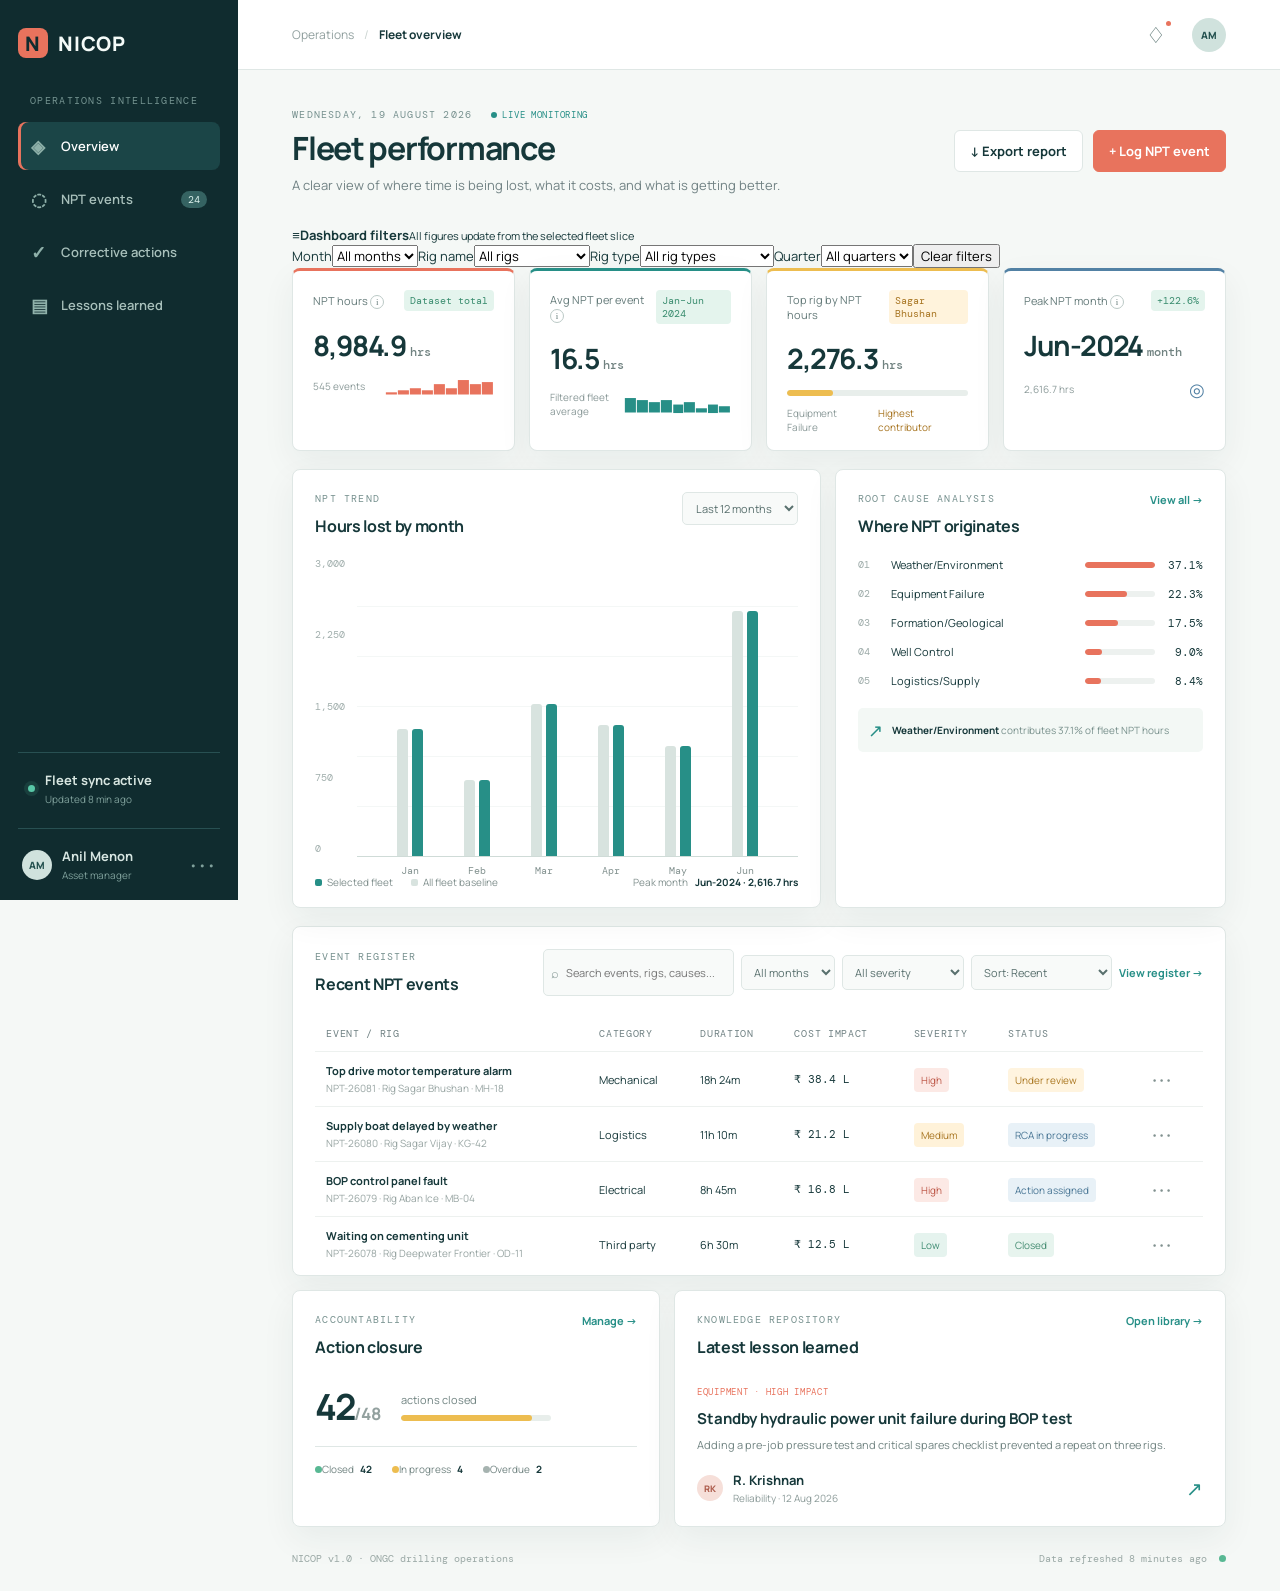
<file: index.html>
<!DOCTYPE html>
<html lang="en">
<head>
  <meta charset="UTF-8">
  <meta name="viewport" content="width=device-width, initial-scale=1.0">
  <meta name="theme-color" content="#102c2f">
  <title>NICOP | NPT Intelligence & Cost Optimization</title>
  <link rel="preconnect" href="https://fonts.googleapis.com">
  <link rel="preconnect" href="https://fonts.gstatic.com" crossorigin>
  <link href="https://fonts.googleapis.com/css2?family=DM+Mono:wght@400;500&family=Manrope:wght@400;500;600;700;800&display=swap" rel="stylesheet">
  <link rel="stylesheet" href="styles.css?v=20260819">
  <style id="standalone-fallback">body.standalone-fallback{background:#f5f8f6;color:#16383a;font:13px -apple-system,BlinkMacSystemFont,'Segoe UI',sans-serif}body.standalone-fallback *{box-sizing:border-box}body.standalone-fallback .app-shell{display:block;min-height:100vh}body.standalone-fallback .sidebar{position:relative;width:100%;height:auto;background:#102c2f;padding:14px 16px;color:#d6e5e1}body.standalone-fallback .sidebar-label,body.standalone-fallback .sidebar-bottom{display:none}body.standalone-fallback .primary-nav{display:flex;gap:5px;overflow:auto;margin-top:14px}body.standalone-fallback .nav-item{white-space:nowrap;padding:9px 10px;background:#1b4547;color:#fff;border-radius:6px;border:0}body.standalone-fallback .main-content{width:100%;margin:0}body.standalone-fallback .topbar{height:54px;padding:0 16px;background:#fff;border-bottom:1px solid #dfe7e5;display:flex;align-items:center;justify-content:space-between}body.standalone-fallback .menu-button{display:none}body.standalone-fallback .page-wrap{padding:24px 16px;max-width:1180px;margin:auto}body.standalone-fallback .page-heading{display:flex;justify-content:space-between;gap:16px;margin-bottom:18px}body.standalone-fallback h1{font-size:30px;margin:0 0 8px}body.standalone-fallback .heading-copy{color:#718284;margin:0}body.standalone-fallback .heading-actions{display:flex;gap:8px}body.standalone-fallback .button{border:1px solid #dfe7e5;border-radius:6px;padding:10px 13px;background:#fff}body.standalone-fallback .button-primary{background:#e8735d;border-color:#e8735d;color:#fff}body.standalone-fallback .metric-grid{display:grid;grid-template-columns:repeat(4,1fr);gap:12px;margin-bottom:14px}body.standalone-fallback .metric-card,body.standalone-fallback .panel{background:#fff;border:1px solid #dfe7e5;border-radius:8px;padding:18px;box-shadow:0 8px 24px #16383a12}body.standalone-fallback .metric-card{border-top:3px solid #278f87}body.standalone-fallback .metric-value{display:block;font-size:27px;margin:15px 0}body.standalone-fallback .metric-footer{display:flex;justify-content:space-between;color:#718284;font-size:10px}body.standalone-fallback .dashboard-grid,body.standalone-fallback .lower-grid{display:grid;grid-template-columns:1.15fr .85fr;gap:14px;margin-bottom:14px}body.standalone-fallback .panel-header{display:flex;justify-content:space-between;gap:12px;margin-bottom:16px}body.standalone-fallback h2{font-size:16px;margin:0}body.standalone-fallback .chart-area{height:300px;display:flex;align-items:stretch}body.standalone-fallback .bar-chart{flex:1;display:flex;align-items:flex-end;justify-content:space-around;border-bottom:1px solid #cfdad7;padding:0 4%}body.standalone-fallback .bar-group{height:100%;display:flex;align-items:flex-end;gap:4px;position:relative}.bar{width:11px;background:#278f87;border-radius:3px 3px 0 0}.bar.previous{background:#d8e3df}.bar-group label{position:absolute;top:calc(100% + 8px);font-size:10px}.cause-list{display:grid;gap:14px}.cause-row{display:grid;grid-template-columns:25px 1fr 70px 40px;gap:8px;align-items:center}.cause-bar{height:6px;background:#edf1ef}.cause-bar i{display:block;height:100%;background:#e8735d}.events-panel{margin-bottom:14px}.table-scroll{overflow:auto}.events-header{align-items:center}.table-actions{display:flex;flex-wrap:wrap;gap:7px}.search-box{border:1px solid #dfe7e5;padding:7px}.search-box input{border:0;outline:0;width:160px}.table-actions select{border:1px solid #dfe7e5;padding:8px;border-radius:5px}table{width:100%;border-collapse:collapse}th,td{text-align:left;padding:11px;border-bottom:1px solid #edf1ef;font-size:11px}th{font-size:10px;color:#718284}.lower-grid{grid-template-columns:.8fr 1.2fr}body.standalone-fallback footer{display:flex;justify-content:space-between;color:#718284;font-size:10px;padding-top:18px}@media(max-width:700px){body.standalone-fallback .page-wrap{padding:20px 12px}body.standalone-fallback .page-heading{display:block}body.standalone-fallback .heading-actions{margin-top:16px}body.standalone-fallback .heading-actions .button{flex:1}body.standalone-fallback .metric-grid,body.standalone-fallback .dashboard-grid,body.standalone-fallback .lower-grid{grid-template-columns:1fr}body.standalone-fallback .fleet-filters{display:grid;grid-template-columns:1fr;gap:9px}body.standalone-fallback .fleet-filters label{display:grid;gap:4px}body.standalone-fallback .fleet-filters select{padding:10px;border:1px solid #ceded9;border-radius:5px}body.standalone-fallback .chart-area{height:260px}body.standalone-fallback .table-scroll{overflow:visible}body.standalone-fallback table,body.standalone-fallback tbody{display:block}body.standalone-fallback thead{display:none}body.standalone-fallback tbody tr{display:block;border:1px solid #dfe7e5;border-radius:6px;padding:12px;margin-bottom:8px}body.standalone-fallback tbody td{display:block;border:0;padding:3px}body.standalone-fallback footer{display:block;line-height:1.8}}</style>
  <style id="standalone-complete">body.standalone-fallback h1,body.standalone-fallback h2,body.standalone-fallback h3,body.standalone-fallback p{font-family:-apple-system,BlinkMacSystemFont,'Segoe UI',sans-serif}body.standalone-fallback .metric-top{display:flex;align-items:flex-start;justify-content:space-between;gap:8px}body.standalone-fallback .metric-label{font-size:12px;color:#647a79}body.standalone-fallback .trend{font-size:10px;padding:4px 6px;border-radius:4px;background:#e4f4ed;color:#398c6e;white-space:nowrap}body.standalone-fallback .info{display:inline-grid;place-items:center;border:1px solid #bbc9c6;border-radius:50%;font-size:9px;width:14px;height:14px}body.standalone-fallback .metric-value small{font-size:12px;color:#718284}body.standalone-fallback .panel-kicker,body.standalone-fallback .eyebrow{font-size:10px;letter-spacing:.1em;text-transform:uppercase;color:#77918f;margin:0 0 8px}body.standalone-fallback .events-header{align-items:center}body.standalone-fallback .event-title{display:block;font-weight:700;font-size:12px}body.standalone-fallback .event-sub{display:block;color:#97a4a2;font-size:10px;margin-top:3px}body.standalone-fallback .severity,body.standalone-fallback .status{display:inline-block;padding:5px 7px;border-radius:4px;font-size:10px}body.standalone-fallback .status.closed{background:#e7f4ee;color:#438b70}body.standalone-fallback .status.review{background:#fff4df;color:#aa7721}body.standalone-fallback .status.progressing{background:#e8f1f7;color:#497695}body.standalone-fallback .action-summary{display:flex;align-items:center;gap:20px;padding:5px 0 15px}body.standalone-fallback .action-summary>strong{font-size:36px}body.standalone-fallback .action-summary>strong span{font-size:17px;color:#93a19f}body.standalone-fallback .progress{height:6px;background:#e8eeeb;border-radius:5px;overflow:hidden}body.standalone-fallback .progress span{display:block;height:100%;background:#edbd50;border-radius:5px}body.standalone-fallback .action-stats{display:flex;gap:16px;border-top:1px solid #dfe7e5;padding-top:14px;font-size:10px;color:#718284}body.standalone-fallback .lesson-tag{font-size:9px;color:#e8735d;letter-spacing:.08em}body.standalone-fallback .lesson-content h3{font-size:16px;line-height:1.35;margin:10px 0 8px}body.standalone-fallback .lesson-content>p{font-size:11px;line-height:1.6;color:#718284}body.standalone-fallback .lesson-meta{display:flex;align-items:center;gap:8px;font-size:11px}body.standalone-fallback .lesson-meta small{display:block;color:#8c9b99;font-size:10px}body.standalone-fallback .cause-foot{margin-top:18px;padding:10px;background:#f3f8f5;border-radius:5px;color:#78908c;font-size:10px}body.standalone-fallback .chart-y{display:flex;flex-direction:column;justify-content:space-between;color:#a0aeac;font-size:10px;padding-bottom:2px}body.standalone-fallback .chart-callout{margin-left:auto;font-size:10px;color:#718284}body.standalone-fallback .chart-legend{display:flex;gap:18px;align-items:center;color:#81908e;font-size:10px;margin-top:18px}body.standalone-fallback footer{border-top:1px solid #dfe7e5;margin-top:16px}body.standalone-fallback .fleet-filters{background:#eaf2ef;border:1px solid #d5e3df;border-radius:8px;padding:12px 14px;margin-bottom:18px}body.standalone-fallback .fleet-filters label{font-size:10px;color:#6e8581;text-transform:uppercase}body.standalone-fallback .filter-heading{display:flex;align-items:center;gap:8px;margin-right:auto}body.standalone-fallback .filter-heading small{display:block;color:#78908c;font-size:9px;margin-top:3px}body.standalone-fallback .clear-filter{border:0;background:none;color:#278f87;font-weight:700}@media(max-width:700px){body.standalone-fallback .metric-card{padding:16px 14px}body.standalone-fallback .metric-grid{gap:10px}body.standalone-fallback .fleet-filters{grid-template-columns:1fr}body.standalone-fallback .dashboard-grid,body.standalone-fallback .lower-grid{grid-template-columns:1fr}body.standalone-fallback .action-stats{display:grid;grid-template-columns:1fr 1fr;gap:10px}body.standalone-fallback .lesson-content h3{font-size:15px}body.standalone-fallback .table-actions{display:grid;grid-template-columns:1fr;gap:8px}body.standalone-fallback .search-box input{width:100%}}</style>
  <script>(function(){function activateFallback(){var sheet=document.querySelector('link[href^="styles.css"]');var panel=document.querySelector('.panel');try{var missing=!sheet||!sheet.sheet||!sheet.sheet.cssRules||!sheet.sheet.cssRules.length;var unstyled=panel&&getComputedStyle(panel).borderRadius==='0px';if(missing||unstyled){document.body.classList.add('standalone-fallback')}}catch(error){document.body.classList.add('standalone-fallback')}}window.addEventListener('load',activateFallback);setTimeout(activateFallback,250)})();</script>
  <style>.modal-backdrop[hidden]{display:none!important}.chart-area{height:300px}@media(max-width:430px){html,body{width:100%;min-height:100%;overflow-x:hidden;overflow-y:auto}body{overscroll-behavior-y:auto}.app-shell,.main-content,.page-wrap{min-height:0;height:auto}.main-content{overflow:visible}.sidebar{position:fixed}.topbar{position:relative}.panel,.metric-card,.fleet-filters,.page-heading,.lower-grid,.dashboard-grid,.events-panel{flex:none;min-width:0}.metric-grid{grid-template-columns:1fr!important;width:100%}.dashboard-grid,.lower-grid{grid-template-columns:1fr!important;width:100%}.table-scroll{overflow:visible!important;max-width:none!important}.table-scroll table{display:block;min-width:0!important;width:100%!important;overflow:visible}.table-scroll thead{display:none}.table-scroll tbody{display:grid;gap:9px}.table-scroll tbody tr{display:grid;grid-template-columns:1fr auto;gap:3px 10px;border:1px solid #dfe7e5;border-radius:6px;padding:12px 10px;background:#fbfdfc}.table-scroll tbody td{display:block;border:0;padding:0;font-size:10px;white-space:normal}.table-scroll tbody td:first-child{grid-column:1/-1}.table-scroll tbody td:nth-child(2)::before{content:'Category · ';color:#8b9a99}.table-scroll tbody td:nth-child(3)::before{content:'Duration · ';color:#8b9a99}.table-scroll tbody td:nth-child(4)::before{content:'Cost · ';color:#8b9a99}.table-scroll tbody td:nth-child(5)::before{content:'Severity · ';color:#8b9a99}.table-scroll tbody td:nth-child(6)::before{content:'Status · ';color:#8b9a99}.table-scroll tbody td:nth-child(7){position:absolute;right:20px;margin-top:-4px}.event-title{font-size:12px;max-width:275px;white-space:normal;line-height:1.35}.event-sub{font-size:9px;line-height:1.4}.chart-area{height:260px;overflow:visible}.modal-backdrop{align-items:start;overflow-y:auto;padding:12px}.modal{width:100%;max-height:calc(100dvh - 24px);overflow-y:auto;margin:0}.app-shell{display:block}.main-content{width:100%;margin-left:0}}</style>
</head>
<body>
  <div class="app-shell">
    <aside class="sidebar" id="sidebar">
      <div class="brand"><span class="brand-mark">N</span><span>NICOP</span></div>
      <p class="sidebar-label">Operations intelligence</p>
      <nav class="primary-nav" aria-label="Primary navigation">
        <button class="nav-item active" data-view="overview"><span class="nav-icon">◈</span>Overview</button>
        <button class="nav-item" data-view="events"><span class="nav-icon">◌</span>NPT events <span class="nav-count">24</span></button>
        <button class="nav-item" data-view="actions"><span class="nav-icon">✓</span>Corrective actions</button>
        <button class="nav-item" data-view="lessons"><span class="nav-icon">▤</span>Lessons learned</button>
      </nav>
      <div class="sidebar-bottom">
        <div class="sync-status"><span class="status-dot"></span><span><strong>Fleet sync active</strong><small>Updated 8 min ago</small></span></div>
        <div class="user-chip"><span class="avatar">AM</span><span><strong>Anil Menon</strong><small>Asset manager</small></span><span class="more">•••</span></div>
      </div>
    </aside>

    <main class="main-content">
      <header class="topbar">
        <button class="menu-button" id="menuButton" aria-label="Toggle navigation">☰</button>
        <div class="breadcrumb"><span>Operations</span><b>/</b><strong>Fleet overview</strong></div>
        <div class="top-actions"><button class="icon-button" title="Notifications" aria-label="Notifications">♢<i></i></button><button class="avatar avatar-top" title="Account">AM</button></div>
      </header>

      <div class="page-wrap">
        <section class="page-heading">
          <div><p class="eyebrow">Wednesday, 19 August 2026 <span class="live-pill"><span></span>LIVE MONITORING</span></p><h1>Fleet performance</h1><p class="heading-copy">A clear view of where time is being lost, what it costs, and what is getting better.</p></div>
          <div class="heading-actions"><button class="button button-quiet" id="exportButton">↓ <span>Export report</span></button><button class="button button-primary" id="openModal">+ <span>Log NPT event</span></button></div>
        </section>

        <section class="fleet-filters" aria-label="Fleet dashboard filters"><div class="filter-heading"><span class="filter-icon">≡</span><span><strong>Dashboard filters</strong><small>All figures update from the selected fleet slice</small></span></div><label>Month<select id="dashboardMonth"><option value="all">All months</option><option>Jan-2024</option><option>Feb-2024</option><option>Mar-2024</option><option>Apr-2024</option><option>May-2024</option><option>Jun-2024</option></select></label><label>Rig name<select id="dashboardRig"><option value="all">All rigs</option><option>Sagar Bhushan</option><option>Sagar Prabha</option><option>Sagar Kiran</option><option>Sagar Ekta</option><option>Sagar Sampada</option><option>Sagar Vijay</option></select></label><label>Rig type<select id="dashboardRigType"><option value="all">All rig types</option><option>Semi-Submersible</option><option>Jack-Up</option><option>Drill Ship</option></select></label><label>Quarter<select id="dashboardQuarter"><option value="all">All quarters</option><option value="Q1">Q1 2024</option><option value="Q2">Q2 2024</option></select></label><button class="clear-filter" id="clearDashboardFilters" type="button">Clear filters</button></section>

        <section class="metric-grid" aria-label="Performance metrics">
          <article class="metric-card accent-coral"><div class="metric-top"><span class="metric-label">NPT hours <span class="info">i</span></span><span class="trend up" id="hoursTrend">Dataset total</span></div><strong class="metric-value" id="hoursValue">8,984.9 <small>hrs</small></strong><div class="metric-footer"><span id="eventsValue">545 events</span><span class="sparkline coral">▁▂▃▂▅▃▇▅▆</span></div></article>
          <article class="metric-card accent-teal"><div class="metric-top"><span class="metric-label">Avg NPT per event <span class="info">i</span></span><span class="trend up">Jan–Jun 2024</span></div><strong class="metric-value" id="averageValue">16.5 <small>hrs</small></strong><div class="metric-footer"><span>Filtered fleet average</span><span class="sparkline teal">▇▆▅▆▄▅▂▄▃</span></div></article>
          <article class="metric-card accent-yellow"><div class="metric-top"><span class="metric-label">Top rig by NPT hours</span><span class="trend warning" id="topRigValue">Sagar Bhushan</span></div><strong class="metric-value" id="topRigHours">2,276.3 <small>hrs</small></strong><div class="progress"><span id="topRigProgress" style="width:25.3%"></span></div><div class="metric-footer"><span id="topRigCause">Equipment Failure</span><span class="metric-note">Highest contributor</span></div></article>
          <article class="metric-card accent-blue"><div class="metric-top"><span class="metric-label">Peak NPT month <span class="info">i</span></span><span class="trend up" id="peakMonthChange">+122.6%</span></div><strong class="metric-value" id="peakMonthValue">Jun-2024 <small>month</small></strong><div class="metric-footer"><span id="peakMonthHours">2,616.7 hrs</span><span class="target-mark">◎</span></div></article>
        </section>

        <section class="dashboard-grid">
          <article class="panel trend-panel"><div class="panel-header"><div><p class="panel-kicker">NPT trend</p><h2>Hours lost by month</h2></div><div class="select-wrap"><select id="trendSelect" aria-label="Trend period"><option>Last 12 months</option><option>Last 6 months</option></select></div></div><div class="chart-area"><div class="chart-y"><span id="chartMax">3,000</span><span>2,250</span><span>1,500</span><span>750</span><span>0</span></div><div class="bar-chart" id="barChart"></div></div><div class="chart-legend"><span><i class="legend-dot current"></i>Selected fleet</span><span><i class="legend-dot previous"></i>All fleet baseline</span><span class="chart-callout">Peak month <strong id="chartCallout">Jun-2024 · 2,616.7 hrs</strong></span></div></article>
          <article class="panel cause-panel"><div class="panel-header"><div><p class="panel-kicker">Root cause analysis</p><h2>Where NPT originates</h2></div><button class="text-button" data-view="events">View all →</button></div><div class="cause-list"><div class="cause-row"><span class="cause-rank">01</span><span class="cause-name">Weather/Environment</span><span class="cause-bar"><i style="width:100%"></i></span><strong>37.1%</strong></div><div class="cause-row"><span class="cause-rank">02</span><span class="cause-name">Equipment Failure</span><span class="cause-bar"><i style="width:60%"></i></span><strong>22.3%</strong></div><div class="cause-row"><span class="cause-rank">03</span><span class="cause-name">Formation/Geological</span><span class="cause-bar"><i style="width:47%"></i></span><strong>17.5%</strong></div><div class="cause-row"><span class="cause-rank">04</span><span class="cause-name">Well Control</span><span class="cause-bar"><i style="width:24%"></i></span><strong>9.0%</strong></div><div class="cause-row"><span class="cause-rank">05</span><span class="cause-name">Logistics/Supply</span><span class="cause-bar"><i style="width:23%"></i></span><strong>8.4%</strong></div></div><div class="cause-foot"><span class="signal">↗</span><span><strong>Weather/Environment</strong> contributes 37.1% of fleet NPT hours</span></div></article>
        </section>

        <section class="panel events-panel" id="eventsSection"><div class="panel-header events-header"><div><p class="panel-kicker">Event register</p><h2>Recent NPT events</h2></div><div class="table-actions"><label class="search-box">⌕<input id="eventSearch" type="search" placeholder="Search events, rigs, causes..." aria-label="Search events"></label><select id="monthFilter" aria-label="Filter by month"><option value="all">All months</option><option>January</option><option>February</option><option>March</option><option>April</option><option>May</option><option>June</option><option>July</option><option>August</option><option>September</option><option>October</option><option>November</option><option>December</option></select><select id="severityFilter" aria-label="Filter by severity"><option value="all">All severity</option><option value="high">High severity</option><option value="medium">Medium severity</option><option value="low">Low severity</option></select><select id="sortSelect" aria-label="Sort event data"><option value="recent">Sort: Recent</option><option value="rigName">Sort: Rig name</option><option value="rigType">Sort: Rig type</option><option value="month">Sort: Month of year</option><option value="quarter">Sort: Quarter of year</option></select><button class="text-button" data-view="events">View register →</button></div></div><div class="table-scroll"><table><thead><tr><th>Event / rig</th><th>Category</th><th>Duration</th><th>Cost impact</th><th>Severity</th><th>Status</th><th></th></tr></thead><tbody id="eventRows"></tbody></table></div></section>

        <section class="lower-grid"><article class="panel action-panel"><div class="panel-header"><div><p class="panel-kicker">Accountability</p><h2>Action closure</h2></div><button class="text-button" data-view="actions">Manage →</button></div><div class="action-summary"><strong>42<span>/48</span></strong><div><p>actions closed</p><div class="progress large"><span style="width:87.3%"></span></div></div></div><div class="action-stats"><span><i class="status-dot green"></i>Closed <b>42</b></span><span><i class="status-dot amber"></i>In progress <b>4</b></span><span><i class="status-dot gray"></i>Overdue <b>2</b></span></div></article><article class="panel lesson-panel"><div class="panel-header"><div><p class="panel-kicker">Knowledge repository</p><h2>Latest lesson learned</h2></div><button class="text-button" data-view="lessons">Open library →</button></div><div class="lesson-content"><span class="lesson-tag">EQUIPMENT · HIGH IMPACT</span><h3>Standby hydraulic power unit failure during BOP test</h3><p>Adding a pre-job pressure test and critical spares checklist prevented a repeat on three rigs.</p><div class="lesson-meta"><span class="avatar small">RK</span><span><strong>R. Krishnan</strong><small>Reliability · 12 Aug 2026</small></span><span class="lesson-arrow">↗</span></div></div></article></section>
        <footer><span>NICOP v1.0 · ONGC drilling operations</span><span>Data refreshed 8 minutes ago <i class="status-dot green"></i></span></footer>
      </div>
    </main>
  </div>

  <div class="modal-backdrop" id="eventModal" hidden><section class="modal" role="dialog" aria-modal="true" aria-labelledby="modalTitle"><div class="modal-header"><div><p class="panel-kicker">New record</p><h2 id="modalTitle">Log NPT event</h2></div><button class="close-button" id="closeModal" aria-label="Close">×</button></div><form id="eventForm"><div class="form-grid"><label>Rig<select name="rig" required><option value="Rig Sagar Bhushan">Rig Sagar Bhushan</option><option value="Rig Sagar Vijay">Rig Sagar Vijay</option><option value="Rig Aban Ice">Rig Aban Ice</option><option value="Rig Deepwater Frontier">Rig Deepwater Frontier</option></select></label><label>Well / field<input name="well" placeholder="e.g. MH-24 / Mumbai High" required></label><label>Category<select name="category" required><option>Mechanical</option><option>Electrical</option><option>Weather</option><option>Logistics</option><option>Human error</option><option>Planning</option><option>Third party</option><option>Well conditions</option></select></label><label>Severity<select name="severity"><option>High</option><option selected>Medium</option><option>Low</option></select></label><label>Start time<input name="start" type="datetime-local" required></label><label>End time<input name="end" type="datetime-local" required></label><label>Rig daily rate (₹)<input name="dailyRate" type="number" min="0" value="1800000" required></label><label>Equipment + vendor cost (₹)<input name="extraCost" type="number" min="0" value="0" required></label></div><label>Description<textarea name="description" rows="3" placeholder="What happened? Capture the operational context..." required></textarea><div class="calculation"><span>Calculated NPT impact</span><strong id="calculatedImpact">Set times to calculate</strong><small>Rig daily rate × duration + equipment and vendor costs</small></div><div class="modal-footer"><button type="button" class="button button-quiet" id="cancelModal">Cancel</button><button type="submit" class="button button-primary">Save event</button></div></form></section></div>
  <div class="toast" id="toast" role="status">Event saved to the register</div>
  <script src="app.js"></script>
</body>
</html>
</file>
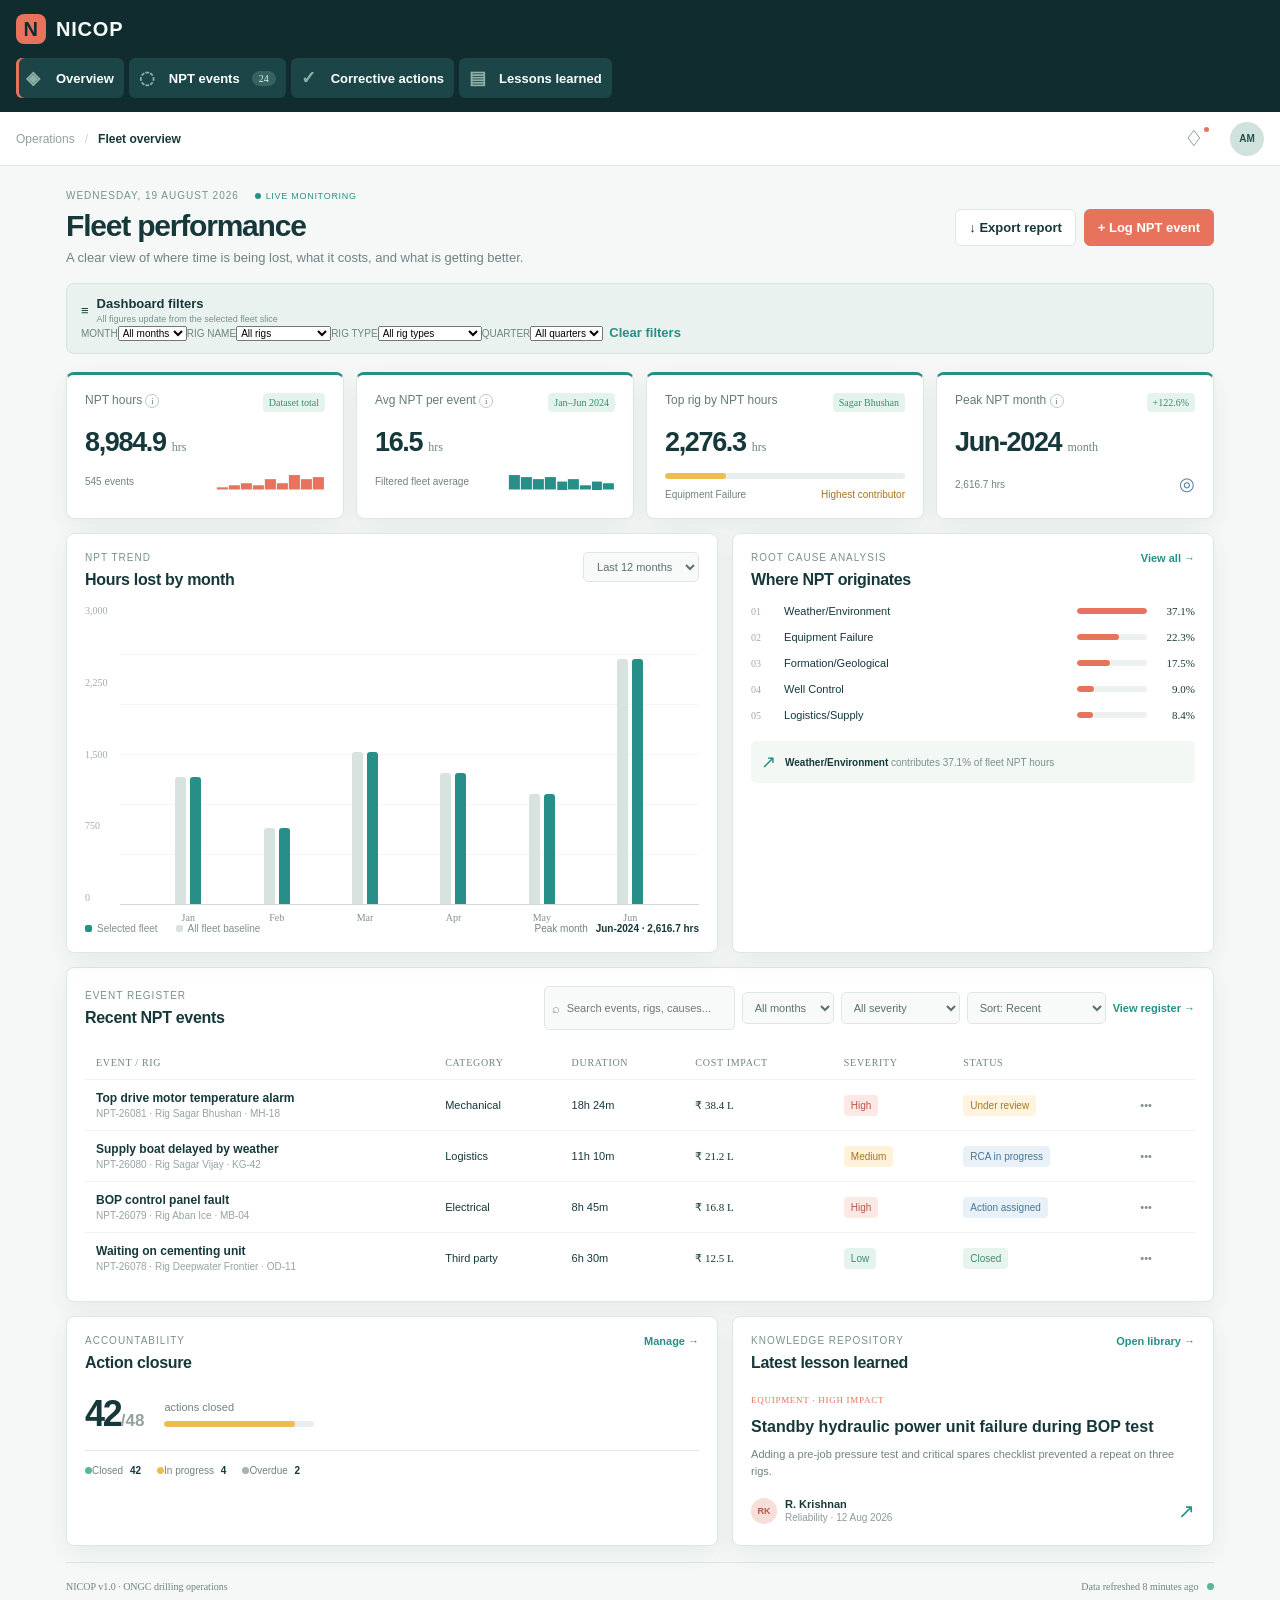
<file: NICOP-Safari.html>
<!DOCTYPE html>
<html lang="en">
<head>
  <meta charset="UTF-8">
  <meta name="viewport" content="width=device-width, initial-scale=1.0">
  <meta name="theme-color" content="#102c2f">
  <title>NICOP | NPT Intelligence & Cost Optimization</title>
  <style>:root{--ink:#16383a;--muted:#718284;--line:#dfe7e5;--paper:#f5f8f6;--white:#fff;--coral:#e8735d;--teal:#278f87;--yellow:#edbd50;--blue:#5281a4;--shadow:0 12px 34px rgba(22,56,58,.06)}*{box-sizing:border-box}body{margin:0;background:var(--paper);color:var(--ink);font:13px 'Manrope',sans-serif}button,input,select,textarea{font:inherit}button{cursor:pointer}.app-shell{display:flex;min-height:100vh}.sidebar{width:238px;background:#102c2f;color:#d6e5e1;padding:28px 18px 18px;display:flex;flex-direction:column;position:fixed;inset:0 auto 0 0;z-index:5}.brand{font-size:20px;font-weight:800;letter-spacing:.04em;display:flex;align-items:center;gap:10px;color:#f4fbf8}.brand-mark{display:grid;place-items:center;width:30px;height:30px;background:#e8735d;color:#102c2f;border-radius:8px;font-weight:800}.sidebar-label{font:10px 'DM Mono',monospace;text-transform:uppercase;letter-spacing:.13em;color:#759491;margin:36px 12px 15px}.primary-nav{display:grid;gap:5px}.nav-item{border:0;background:none;color:#a8c0bb;text-align:left;padding:12px 13px;border-radius:8px;display:flex;align-items:center;gap:12px;font-weight:600}.nav-item:hover,.nav-item.active{background:#1b4547;color:#fff}.nav-item.active{box-shadow:inset 3px 0 var(--coral)}.nav-icon{width:18px;font-size:18px;color:#8eb0a9}.nav-count{margin-left:auto;background:#356362;color:#d9eeea;border-radius:12px;padding:2px 7px;font:10px 'DM Mono'}.sidebar-bottom{margin-top:auto}.sync-status{display:flex;gap:10px;align-items:center;border-top:1px solid #285052;padding:18px 10px 22px;color:#d8e6e1}.sync-status small,.user-chip small{display:block;color:#7fa09b;font-size:10px;margin-top:3px}.status-dot{width:7px;height:7px;border-radius:50%;background:#58c7a7;display:inline-block;box-shadow:0 0 0 4px rgba(88,199,167,.12)}.user-chip{border-top:1px solid #285052;padding:18px 4px 0;display:flex;align-items:center;gap:10px}.avatar{width:30px;height:30px;border-radius:50%;display:grid;place-items:center;background:#d0e2dd;color:#24514f;font-size:10px;font-weight:800}.more{margin-left:auto;color:#80a19c}.main-content{width:calc(100% - 238px);margin-left:238px}.topbar{height:70px;background:#fff;border-bottom:1px solid var(--line);display:flex;align-items:center;padding:0 5.2%;justify-content:space-between}.breadcrumb{display:flex;gap:10px;color:#91a09f;font-size:12px}.breadcrumb b{font-weight:400;color:#cad3d0}.breadcrumb strong{color:var(--ink)}.top-actions{display:flex;align-items:center;gap:20px}.icon-button,.menu-button{border:0;background:none;color:#55706e;font-size:22px;position:relative}.icon-button i{position:absolute;background:var(--coral);width:5px;height:5px;border-radius:50%;top:2px;right:1px}.avatar-top{border:0;width:34px;height:34px}.menu-button{display:none}.page-wrap{max-width:1440px;margin:auto;padding:38px 5.2% 22px}.page-heading{display:flex;justify-content:space-between;gap:20px;margin-bottom:32px}.eyebrow,.panel-kicker{font:10px 'DM Mono',monospace;letter-spacing:.12em;text-transform:uppercase;color:#77918f;margin:0 0 10px}.live-pill{font-size:9px;letter-spacing:.08em;color:var(--teal);margin-left:12px}.live-pill span{display:inline-block;width:6px;height:6px;border-radius:50%;background:var(--teal);margin-right:5px}h1,h2,h3,p{margin-top:0}h1{font-size:32px;line-height:1.1;letter-spacing:-.04em;margin-bottom:10px}h2{font-size:16px;letter-spacing:-.02em;margin:0}.heading-copy{color:var(--muted);margin:0}.heading-actions{display:flex;align-items:center;gap:10px}.button{border:1px solid var(--line);border-radius:6px;padding:11px 15px;font-weight:700;color:var(--ink);background:#fff}.button-primary{background:var(--coral);border-color:var(--coral);color:#fff}.button-primary:hover{background:#d85f4b}.button-quiet:hover{background:#edf3f1}.metric-grid{display:grid;grid-template-columns:repeat(4,1fr);gap:14px;margin-bottom:18px}.metric-card,.panel{background:var(--white);border:1px solid var(--line);border-radius:8px;box-shadow:var(--shadow)}.metric-card{padding:19px 20px 16px;border-top:3px solid}.accent-coral{border-top-color:var(--coral)}.accent-teal{border-top-color:var(--teal)}.accent-yellow{border-top-color:var(--yellow)}.accent-blue{border-top-color:var(--blue)}.metric-top,.metric-footer,.panel-header,.chart-legend,.action-stats,.lesson-meta{display:flex;align-items:center;justify-content:space-between;gap:10px}.metric-label{font-size:11px;color:#647a79}.info{display:inline-grid;place-items:center;border:1px solid #bbc9c6;border-radius:50%;font:9px serif;width:14px;height:14px}.trend{font:10px 'DM Mono';padding:4px 6px;border-radius:4px}.trend.up{background:#e4f4ed;color:#398c6e}.trend.warning{background:#fff3dc;color:#a77420}.metric-value{display:block;font-size:28px;letter-spacing:-.05em;margin:15px 0 13px}.metric-value small{font:500 12px 'DM Mono';letter-spacing:0;color:#708280}.metric-footer{font-size:10px;color:#8b9a99}.sparkline{font:14px 'DM Mono';letter-spacing:1px}.sparkline.coral{color:var(--coral)}.sparkline.teal{color:var(--teal)}.progress{height:6px;border-radius:5px;background:#e8eeeb;margin:12px 0 10px;overflow:hidden}.progress span{display:block;height:100%;background:var(--yellow);border-radius:5px}.metric-note{color:#a77420}.target-mark{font-size:18px;color:var(--blue)}.dashboard-grid{display:grid;grid-template-columns:1.15fr .85fr;gap:14px;margin-bottom:18px}.panel{padding:22px 22px 18px}.panel-header{align-items:flex-start;margin-bottom:20px}.select-wrap select,.table-actions select{background:#f8faf9;border:1px solid var(--line);border-radius:5px;padding:7px 9px;color:#59706e;font-size:11px}.chart-area{height:205px;display:flex;gap:12px}.chart-y{display:flex;flex-direction:column;justify-content:space-between;color:#a0aeac;font:10px 'DM Mono';padding-bottom:2px}.bar-chart{flex:1;display:flex;align-items:flex-end;justify-content:space-around;border-bottom:1px solid #cfdbd7;background:repeating-linear-gradient(to bottom,transparent 0,transparent 49px,#e9efed 50px);padding:0 4%}.bar-group{height:100%;display:flex;align-items:flex-end;gap:4px;position:relative}.bar{width:10px;border-radius:3px 3px 0 0;background:var(--teal);min-height:3px}.bar.previous{background:#d8e3df}.bar-group label{position:absolute;top:calc(100% + 10px);left:50%;transform:translateX(-50%);color:#82918f;font:10px 'DM Mono'}.chart-legend{justify-content:flex-start;gap:18px;font-size:10px;color:#81908e;margin-top:18px}.legend-dot{width:7px;height:7px;display:inline-block;border-radius:2px;margin-right:5px}.legend-dot.current{background:var(--teal)}.legend-dot.previous{background:#d8e3df}.chart-callout{margin-left:auto}.chart-callout strong{color:var(--ink);margin-left:5px}.text-button{border:0;background:none;color:var(--teal);font-size:11px;font-weight:700;padding:0}.cause-list{display:grid;gap:16px;margin:10px 0 20px}.cause-row{display:grid;grid-template-columns:24px 1.15fr 1fr 30px;align-items:center;gap:9px;font-size:11px}.cause-rank{font:10px 'DM Mono';color:#9caaa8}.cause-name{white-space:nowrap}.cause-bar{height:6px;border-radius:5px;background:#edf1ef;overflow:hidden}.cause-bar i{height:100%;background:var(--coral);display:block;border-radius:5px}.cause-row strong{font:11px 'DM Mono';text-align:right}.cause-foot{display:flex;gap:9px;align-items:center;background:#f3f8f5;padding:10px;border-radius:5px;color:#78908c;font-size:10px}.cause-foot strong{color:var(--ink)}.signal{color:var(--teal);font-size:18px}.events-panel{padding-bottom:4px;margin-bottom:18px}.events-header{align-items:center}.table-actions{display:flex;gap:8px;align-items:center}.search-box{display:flex;align-items:center;gap:7px;background:#f8faf9;border:1px solid var(--line);border-radius:5px;padding:0 9px;color:#7d918e}.search-box input{border:0;outline:0;background:none;width:180px;padding:8px 0;font-size:11px}.table-scroll{overflow-x:auto}table{width:100%;border-collapse:collapse;min-width:760px}th{text-align:left;padding:10px 12px;color:#94a19f;font:10px 'DM Mono';text-transform:uppercase;letter-spacing:.07em;border-bottom:1px solid var(--line)}td{padding:14px 12px;border-bottom:1px solid #edf1ef;font-size:11px;white-space:nowrap}tbody tr:last-child td{border-bottom:0}.event-title{font-weight:700;color:var(--ink);display:block}.event-sub{display:block;color:#97a4a2;font-size:10px;margin-top:3px}.cost{font-family:'DM Mono';font-size:11px}.severity,.status{font-size:10px;padding:5px 7px;border-radius:4px}.severity.high{background:#fce9e5;color:#bd5646}.severity.medium{background:#fff2d9;color:#a87521}.severity.low{background:#e5f3ee;color:#3d8b71}.status.review{color:#aa7721;background:#fff4df}.status.progressing{color:#497695;background:#e8f1f7}.status.closed{color:#438b70;background:#e7f4ee}.row-menu{color:#81918f;border:0;background:none}.lower-grid{display:grid;grid-template-columns:.8fr 1.2fr;gap:14px}.action-summary{display:flex;align-items:center;gap:20px;padding:4px 0 15px}.action-summary>strong{font-size:36px;letter-spacing:-.06em}.action-summary>strong span{font-size:17px;color:#93a19f;letter-spacing:0}.action-summary p{font-size:11px;margin:0 0 8px;color:#718482}.progress.large{width:150px;margin:0}.action-stats{justify-content:flex-start;gap:20px;border-top:1px solid var(--line);padding-top:15px;font-size:10px;color:#708380}.action-stats b{color:var(--ink);margin-left:4px}.status-dot.green{background:#58b893;box-shadow:none}.status-dot.amber{background:#edbd50;box-shadow:none}.status-dot.gray{background:#a6b3b0;box-shadow:none}.lesson-content{padding:3px 0}.lesson-tag{font:9px 'DM Mono';color:var(--coral);letter-spacing:.08em}.lesson-content h3{font-size:15px;max-width:600px;line-height:1.35;margin:10px 0 7px}.lesson-content>p{font-size:11px;color:#718482;max-width:600px;line-height:1.6;margin-bottom:17px}.lesson-meta{justify-content:flex-start}.avatar.small{width:26px;height:26px;background:#f6dfd9;color:#ad5c4c;font-size:9px}.lesson-meta small{display:block;color:#8c9b99;font-size:10px;margin-top:2px}.lesson-arrow{margin-left:auto;color:var(--teal);font-size:20px}footer{display:flex;justify-content:space-between;color:#9aa8a5;font:10px 'DM Mono';padding:25px 0 4px}footer i{margin-left:6px;box-shadow:none}.modal-backdrop{position:fixed;inset:0;z-index:20;background:rgba(16,44,47,.52);display:grid;place-items:center;padding:18px}.modal{width:min(680px,100%);max-height:94vh;overflow:auto;background:#fff;border-radius:10px;padding:26px;box-shadow:0 25px 70px rgba(10,35,37,.25)}.modal-header{display:flex;justify-content:space-between;margin-bottom:24px}.modal-header h2{font-size:22px}.close-button{border:0;background:none;font-size:28px;color:#83928f;line-height:1}.form-grid{display:grid;grid-template-columns:1fr 1fr;gap:16px}.modal label{display:grid;gap:7px;color:#5f7773;font-size:10px;font-weight:700;text-transform:uppercase;letter-spacing:.05em;margin-bottom:16px}.modal input,.modal select,.modal textarea{border:1px solid var(--line);background:#fbfcfb;border-radius:5px;padding:10px;color:var(--ink);outline:0;text-transform:none;font-size:12px}.modal textarea{resize:vertical}.modal input:focus,.modal select:focus,.modal textarea:focus{border-color:var(--teal);box-shadow:0 0 0 3px rgba(39,143,135,.1)}.calculation{background:#eef7f3;border:1px solid #d3e9df;border-radius:6px;padding:13px 15px;margin:3px 0 22px;display:grid;grid-template-columns:1fr auto;gap:5px;align-items:center}.calculation span{font-size:11px;font-weight:700}.calculation strong{font:16px 'DM Mono';color:var(--teal)}.calculation small{grid-column:1/-1;color:#77918c;font-size:10px}.modal-footer{display:flex;justify-content:flex-end;gap:9px;border-top:1px solid var(--line);padding-top:18px}.toast{position:fixed;right:28px;bottom:28px;background:#16383a;color:#fff;padding:13px 18px;border-radius:6px;box-shadow:var(--shadow);transform:translateY(20px);opacity:0;pointer-events:none;transition:.25s;z-index:30;font-size:12px}.toast.show{transform:none;opacity:1}@media(max-width:1050px){.metric-grid{grid-template-columns:repeat(2,1fr)}.dashboard-grid,.lower-grid{grid-template-columns:1fr}.table-actions .text-button{display:none}}@media(max-width:700px){.sidebar{transform:translateX(-100%);transition:.25s}.sidebar.open{transform:none;box-shadow:12px 0 30px #102c2f40}.main-content{width:100%;margin:0}.menu-button{display:block}.topbar{padding:0 20px}.breadcrumb{margin-right:auto;margin-left:12px}.page-wrap{padding:27px 16px 20px}.page-heading{display:block}.heading-actions{margin-top:20px}.heading-actions .button{flex:1}.metric-grid{gap:10px}.metric-card{padding:16px 14px}.metric-value{font-size:24px}.panel{padding:18px 15px}.events-header{display:block}.table-actions{margin-top:15px;flex-wrap:wrap}.search-box{flex:1}.search-box input{width:100%}.form-grid{grid-template-columns:1fr}footer{display:block;line-height:2}footer span{display:block}.chart-callout{display:none}}</style>
  <style id="standalone-fallback">body.standalone-fallback{background:#f5f8f6;color:#16383a;font:13px -apple-system,BlinkMacSystemFont,'Segoe UI',sans-serif}body.standalone-fallback *{box-sizing:border-box}body.standalone-fallback .app-shell{display:block;min-height:100vh}body.standalone-fallback .sidebar{position:relative;width:100%;height:auto;background:#102c2f;padding:14px 16px;color:#d6e5e1}body.standalone-fallback .sidebar-label,body.standalone-fallback .sidebar-bottom{display:none}body.standalone-fallback .primary-nav{display:flex;gap:5px;overflow:auto;margin-top:14px}body.standalone-fallback .nav-item{white-space:nowrap;padding:9px 10px;background:#1b4547;color:#fff;border-radius:6px;border:0}body.standalone-fallback .main-content{width:100%;margin:0}body.standalone-fallback .topbar{height:54px;padding:0 16px;background:#fff;border-bottom:1px solid #dfe7e5;display:flex;align-items:center;justify-content:space-between}body.standalone-fallback .menu-button{display:none}body.standalone-fallback .page-wrap{padding:24px 16px;max-width:1180px;margin:auto}body.standalone-fallback .page-heading{display:flex;justify-content:space-between;gap:16px;margin-bottom:18px}body.standalone-fallback h1{font-size:30px;margin:0 0 8px}body.standalone-fallback .heading-copy{color:#718284;margin:0}body.standalone-fallback .heading-actions{display:flex;gap:8px}body.standalone-fallback .button{border:1px solid #dfe7e5;border-radius:6px;padding:10px 13px;background:#fff}body.standalone-fallback .button-primary{background:#e8735d;border-color:#e8735d;color:#fff}body.standalone-fallback .metric-grid{display:grid;grid-template-columns:repeat(4,1fr);gap:12px;margin-bottom:14px}body.standalone-fallback .metric-card,body.standalone-fallback .panel{background:#fff;border:1px solid #dfe7e5;border-radius:8px;padding:18px;box-shadow:0 8px 24px #16383a12}body.standalone-fallback .metric-card{border-top:3px solid #278f87}body.standalone-fallback .metric-value{display:block;font-size:27px;margin:15px 0}body.standalone-fallback .metric-footer{display:flex;justify-content:space-between;color:#718284;font-size:10px}body.standalone-fallback .dashboard-grid,body.standalone-fallback .lower-grid{display:grid;grid-template-columns:1.15fr .85fr;gap:14px;margin-bottom:14px}body.standalone-fallback .panel-header{display:flex;justify-content:space-between;gap:12px;margin-bottom:16px}body.standalone-fallback h2{font-size:16px;margin:0}body.standalone-fallback .chart-area{height:300px;display:flex;align-items:stretch}body.standalone-fallback .bar-chart{flex:1;display:flex;align-items:flex-end;justify-content:space-around;border-bottom:1px solid #cfdad7;padding:0 4%}body.standalone-fallback .bar-group{height:100%;display:flex;align-items:flex-end;gap:4px;position:relative}.bar{width:11px;background:#278f87;border-radius:3px 3px 0 0}.bar.previous{background:#d8e3df}.bar-group label{position:absolute;top:calc(100% + 8px);font-size:10px}.cause-list{display:grid;gap:14px}.cause-row{display:grid;grid-template-columns:25px 1fr 70px 40px;gap:8px;align-items:center}.cause-bar{height:6px;background:#edf1ef}.cause-bar i{display:block;height:100%;background:#e8735d}.events-panel{margin-bottom:14px}.table-scroll{overflow:auto}.events-header{align-items:center}.table-actions{display:flex;flex-wrap:wrap;gap:7px}.search-box{border:1px solid #dfe7e5;padding:7px}.search-box input{border:0;outline:0;width:160px}.table-actions select{border:1px solid #dfe7e5;padding:8px;border-radius:5px}table{width:100%;border-collapse:collapse}th,td{text-align:left;padding:11px;border-bottom:1px solid #edf1ef;font-size:11px}th{font-size:10px;color:#718284}.lower-grid{grid-template-columns:.8fr 1.2fr}body.standalone-fallback footer{display:flex;justify-content:space-between;color:#718284;font-size:10px;padding-top:18px}@media(max-width:700px){body.standalone-fallback .page-wrap{padding:20px 12px}body.standalone-fallback .page-heading{display:block}body.standalone-fallback .heading-actions{margin-top:16px}body.standalone-fallback .heading-actions .button{flex:1}body.standalone-fallback .metric-grid,body.standalone-fallback .dashboard-grid,body.standalone-fallback .lower-grid{grid-template-columns:1fr}body.standalone-fallback .fleet-filters{display:grid;grid-template-columns:1fr;gap:9px}body.standalone-fallback .fleet-filters label{display:grid;gap:4px}body.standalone-fallback .fleet-filters select{padding:10px;border:1px solid #ceded9;border-radius:5px}body.standalone-fallback .chart-area{height:260px}body.standalone-fallback .table-scroll{overflow:visible}body.standalone-fallback table,body.standalone-fallback tbody{display:block}body.standalone-fallback thead{display:none}body.standalone-fallback tbody tr{display:block;border:1px solid #dfe7e5;border-radius:6px;padding:12px;margin-bottom:8px}body.standalone-fallback tbody td{display:block;border:0;padding:3px}body.standalone-fallback footer{display:block;line-height:1.8}}</style>
  <style id="standalone-complete">body.standalone-fallback h1,body.standalone-fallback h2,body.standalone-fallback h3,body.standalone-fallback p{font-family:-apple-system,BlinkMacSystemFont,'Segoe UI',sans-serif}body.standalone-fallback .metric-top{display:flex;align-items:flex-start;justify-content:space-between;gap:8px}body.standalone-fallback .metric-label{font-size:12px;color:#647a79}body.standalone-fallback .trend{font-size:10px;padding:4px 6px;border-radius:4px;background:#e4f4ed;color:#398c6e;white-space:nowrap}body.standalone-fallback .info{display:inline-grid;place-items:center;border:1px solid #bbc9c6;border-radius:50%;font-size:9px;width:14px;height:14px}body.standalone-fallback .metric-value small{font-size:12px;color:#718284}body.standalone-fallback .panel-kicker,body.standalone-fallback .eyebrow{font-size:10px;letter-spacing:.1em;text-transform:uppercase;color:#77918f;margin:0 0 8px}body.standalone-fallback .events-header{align-items:center}body.standalone-fallback .event-title{display:block;font-weight:700;font-size:12px}body.standalone-fallback .event-sub{display:block;color:#97a4a2;font-size:10px;margin-top:3px}body.standalone-fallback .severity,body.standalone-fallback .status{display:inline-block;padding:5px 7px;border-radius:4px;font-size:10px}body.standalone-fallback .status.closed{background:#e7f4ee;color:#438b70}body.standalone-fallback .status.review{background:#fff4df;color:#aa7721}body.standalone-fallback .status.progressing{background:#e8f1f7;color:#497695}body.standalone-fallback .action-summary{display:flex;align-items:center;gap:20px;padding:5px 0 15px}body.standalone-fallback .action-summary>strong{font-size:36px}body.standalone-fallback .action-summary>strong span{font-size:17px;color:#93a19f}body.standalone-fallback .progress{height:6px;background:#e8eeeb;border-radius:5px;overflow:hidden}body.standalone-fallback .progress span{display:block;height:100%;background:#edbd50;border-radius:5px}body.standalone-fallback .action-stats{display:flex;gap:16px;border-top:1px solid #dfe7e5;padding-top:14px;font-size:10px;color:#718284}body.standalone-fallback .lesson-tag{font-size:9px;color:#e8735d;letter-spacing:.08em}body.standalone-fallback .lesson-content h3{font-size:16px;line-height:1.35;margin:10px 0 8px}body.standalone-fallback .lesson-content>p{font-size:11px;line-height:1.6;color:#718284}body.standalone-fallback .lesson-meta{display:flex;align-items:center;gap:8px;font-size:11px}body.standalone-fallback .lesson-meta small{display:block;color:#8c9b99;font-size:10px}body.standalone-fallback .cause-foot{margin-top:18px;padding:10px;background:#f3f8f5;border-radius:5px;color:#78908c;font-size:10px}body.standalone-fallback .chart-y{display:flex;flex-direction:column;justify-content:space-between;color:#a0aeac;font-size:10px;padding-bottom:2px}body.standalone-fallback .chart-callout{margin-left:auto;font-size:10px;color:#718284}body.standalone-fallback .chart-legend{display:flex;gap:18px;align-items:center;color:#81908e;font-size:10px;margin-top:18px}body.standalone-fallback footer{border-top:1px solid #dfe7e5;margin-top:16px}body.standalone-fallback .fleet-filters{background:#eaf2ef;border:1px solid #d5e3df;border-radius:8px;padding:12px 14px;margin-bottom:18px}body.standalone-fallback .fleet-filters label{font-size:10px;color:#6e8581;text-transform:uppercase}body.standalone-fallback .filter-heading{display:flex;align-items:center;gap:8px;margin-right:auto}body.standalone-fallback .filter-heading small{display:block;color:#78908c;font-size:9px;margin-top:3px}body.standalone-fallback .clear-filter{border:0;background:none;color:#278f87;font-weight:700}@media(max-width:700px){body.standalone-fallback .metric-card{padding:16px 14px}body.standalone-fallback .metric-grid{gap:10px}body.standalone-fallback .fleet-filters{grid-template-columns:1fr}body.standalone-fallback .dashboard-grid,body.standalone-fallback .lower-grid{grid-template-columns:1fr}body.standalone-fallback .action-stats{display:grid;grid-template-columns:1fr 1fr;gap:10px}body.standalone-fallback .lesson-content h3{font-size:15px}body.standalone-fallback .table-actions{display:grid;grid-template-columns:1fr;gap:8px}body.standalone-fallback .search-box input{width:100%}}</style>
  <script>(function(){function activateFallback(){var sheet=document.querySelector('link[href^="styles.css"]');var panel=document.querySelector('.panel');try{var missing=!sheet||!sheet.sheet||!sheet.sheet.cssRules||!sheet.sheet.cssRules.length;var unstyled=panel&&getComputedStyle(panel).borderRadius==='0px';if(missing||unstyled){document.body.classList.add('standalone-fallback')}}catch(error){document.body.classList.add('standalone-fallback')}}window.addEventListener('load',activateFallback);setTimeout(activateFallback,250)})();</script>
  <style>.modal-backdrop[hidden]{display:none!important}.chart-area{height:300px}@media(max-width:430px){html,body{width:100%;min-height:100%;overflow-x:hidden;overflow-y:auto}body{overscroll-behavior-y:auto}.app-shell,.main-content,.page-wrap{min-height:0;height:auto}.main-content{overflow:visible}.sidebar{position:fixed}.topbar{position:relative}.panel,.metric-card,.fleet-filters,.page-heading,.lower-grid,.dashboard-grid,.events-panel{flex:none;min-width:0}.metric-grid{grid-template-columns:1fr!important;width:100%}.dashboard-grid,.lower-grid{grid-template-columns:1fr!important;width:100%}.table-scroll{overflow:visible!important;max-width:none!important}.table-scroll table{display:block;min-width:0!important;width:100%!important;overflow:visible}.table-scroll thead{display:none}.table-scroll tbody{display:grid;gap:9px}.table-scroll tbody tr{display:grid;grid-template-columns:1fr auto;gap:3px 10px;border:1px solid #dfe7e5;border-radius:6px;padding:12px 10px;background:#fbfdfc}.table-scroll tbody td{display:block;border:0;padding:0;font-size:10px;white-space:normal}.table-scroll tbody td:first-child{grid-column:1/-1}.table-scroll tbody td:nth-child(2)::before{content:'Category · ';color:#8b9a99}.table-scroll tbody td:nth-child(3)::before{content:'Duration · ';color:#8b9a99}.table-scroll tbody td:nth-child(4)::before{content:'Cost · ';color:#8b9a99}.table-scroll tbody td:nth-child(5)::before{content:'Severity · ';color:#8b9a99}.table-scroll tbody td:nth-child(6)::before{content:'Status · ';color:#8b9a99}.table-scroll tbody td:nth-child(7){position:absolute;right:20px;margin-top:-4px}.event-title{font-size:12px;max-width:275px;white-space:normal;line-height:1.35}.event-sub{font-size:9px;line-height:1.4}.chart-area{height:260px;overflow:visible}.modal-backdrop{align-items:start;overflow-y:auto;padding:12px}.modal{width:100%;max-height:calc(100dvh - 24px);overflow-y:auto;margin:0}.app-shell{display:block}.main-content{width:100%;margin-left:0}}</style>
</head>
<body>
  <div class="app-shell">
    <aside class="sidebar" id="sidebar">
      <div class="brand"><span class="brand-mark">N</span><span>NICOP</span></div>
      <p class="sidebar-label">Operations intelligence</p>
      <nav class="primary-nav" aria-label="Primary navigation">
        <button class="nav-item active" data-view="overview"><span class="nav-icon">◈</span>Overview</button>
        <button class="nav-item" data-view="events"><span class="nav-icon">◌</span>NPT events <span class="nav-count">24</span></button>
        <button class="nav-item" data-view="actions"><span class="nav-icon">✓</span>Corrective actions</button>
        <button class="nav-item" data-view="lessons"><span class="nav-icon">▤</span>Lessons learned</button>
      </nav>
      <div class="sidebar-bottom">
        <div class="sync-status"><span class="status-dot"></span><span><strong>Fleet sync active</strong><small>Updated 8 min ago</small></span></div>
        <div class="user-chip"><span class="avatar">AM</span><span><strong>Anil Menon</strong><small>Asset manager</small></span><span class="more">•••</span></div>
      </div>
    </aside>

    <main class="main-content">
      <header class="topbar">
        <button class="menu-button" id="menuButton" aria-label="Toggle navigation">☰</button>
        <div class="breadcrumb"><span>Operations</span><b>/</b><strong>Fleet overview</strong></div>
        <div class="top-actions"><button class="icon-button" title="Notifications" aria-label="Notifications">♢<i></i></button><button class="avatar avatar-top" title="Account">AM</button></div>
      </header>

      <div class="page-wrap">
        <section class="page-heading">
          <div><p class="eyebrow">Wednesday, 19 August 2026 <span class="live-pill"><span></span>LIVE MONITORING</span></p><h1>Fleet performance</h1><p class="heading-copy">A clear view of where time is being lost, what it costs, and what is getting better.</p></div>
          <div class="heading-actions"><button class="button button-quiet" id="exportButton">↓ <span>Export report</span></button><button class="button button-primary" id="openModal">+ <span>Log NPT event</span></button></div>
        </section>

        <section class="fleet-filters" aria-label="Fleet dashboard filters"><div class="filter-heading"><span class="filter-icon">≡</span><span><strong>Dashboard filters</strong><small>All figures update from the selected fleet slice</small></span></div><label>Month<select id="dashboardMonth"><option value="all">All months</option><option>Jan-2024</option><option>Feb-2024</option><option>Mar-2024</option><option>Apr-2024</option><option>May-2024</option><option>Jun-2024</option></select></label><label>Rig name<select id="dashboardRig"><option value="all">All rigs</option><option>Sagar Bhushan</option><option>Sagar Prabha</option><option>Sagar Kiran</option><option>Sagar Ekta</option><option>Sagar Sampada</option><option>Sagar Vijay</option></select></label><label>Rig type<select id="dashboardRigType"><option value="all">All rig types</option><option>Semi-Submersible</option><option>Jack-Up</option><option>Drill Ship</option></select></label><label>Quarter<select id="dashboardQuarter"><option value="all">All quarters</option><option value="Q1">Q1 2024</option><option value="Q2">Q2 2024</option></select></label><button class="clear-filter" id="clearDashboardFilters" type="button">Clear filters</button></section>

        <section class="metric-grid" aria-label="Performance metrics">
          <article class="metric-card accent-coral"><div class="metric-top"><span class="metric-label">NPT hours <span class="info">i</span></span><span class="trend up" id="hoursTrend">Dataset total</span></div><strong class="metric-value" id="hoursValue">8,984.9 <small>hrs</small></strong><div class="metric-footer"><span id="eventsValue">545 events</span><span class="sparkline coral">▁▂▃▂▅▃▇▅▆</span></div></article>
          <article class="metric-card accent-teal"><div class="metric-top"><span class="metric-label">Avg NPT per event <span class="info">i</span></span><span class="trend up">Jan–Jun 2024</span></div><strong class="metric-value" id="averageValue">16.5 <small>hrs</small></strong><div class="metric-footer"><span>Filtered fleet average</span><span class="sparkline teal">▇▆▅▆▄▅▂▄▃</span></div></article>
          <article class="metric-card accent-yellow"><div class="metric-top"><span class="metric-label">Top rig by NPT hours</span><span class="trend warning" id="topRigValue">Sagar Bhushan</span></div><strong class="metric-value" id="topRigHours">2,276.3 <small>hrs</small></strong><div class="progress"><span id="topRigProgress" style="width:25.3%"></span></div><div class="metric-footer"><span id="topRigCause">Equipment Failure</span><span class="metric-note">Highest contributor</span></div></article>
          <article class="metric-card accent-blue"><div class="metric-top"><span class="metric-label">Peak NPT month <span class="info">i</span></span><span class="trend up" id="peakMonthChange">+122.6%</span></div><strong class="metric-value" id="peakMonthValue">Jun-2024 <small>month</small></strong><div class="metric-footer"><span id="peakMonthHours">2,616.7 hrs</span><span class="target-mark">◎</span></div></article>
        </section>

        <section class="dashboard-grid">
          <article class="panel trend-panel"><div class="panel-header"><div><p class="panel-kicker">NPT trend</p><h2>Hours lost by month</h2></div><div class="select-wrap"><select id="trendSelect" aria-label="Trend period"><option>Last 12 months</option><option>Last 6 months</option></select></div></div><div class="chart-area"><div class="chart-y"><span id="chartMax">3,000</span><span>2,250</span><span>1,500</span><span>750</span><span>0</span></div><div class="bar-chart" id="barChart"></div></div><div class="chart-legend"><span><i class="legend-dot current"></i>Selected fleet</span><span><i class="legend-dot previous"></i>All fleet baseline</span><span class="chart-callout">Peak month <strong id="chartCallout">Jun-2024 · 2,616.7 hrs</strong></span></div></article>
          <article class="panel cause-panel"><div class="panel-header"><div><p class="panel-kicker">Root cause analysis</p><h2>Where NPT originates</h2></div><button class="text-button" data-view="events">View all →</button></div><div class="cause-list"><div class="cause-row"><span class="cause-rank">01</span><span class="cause-name">Weather/Environment</span><span class="cause-bar"><i style="width:100%"></i></span><strong>37.1%</strong></div><div class="cause-row"><span class="cause-rank">02</span><span class="cause-name">Equipment Failure</span><span class="cause-bar"><i style="width:60%"></i></span><strong>22.3%</strong></div><div class="cause-row"><span class="cause-rank">03</span><span class="cause-name">Formation/Geological</span><span class="cause-bar"><i style="width:47%"></i></span><strong>17.5%</strong></div><div class="cause-row"><span class="cause-rank">04</span><span class="cause-name">Well Control</span><span class="cause-bar"><i style="width:24%"></i></span><strong>9.0%</strong></div><div class="cause-row"><span class="cause-rank">05</span><span class="cause-name">Logistics/Supply</span><span class="cause-bar"><i style="width:23%"></i></span><strong>8.4%</strong></div></div><div class="cause-foot"><span class="signal">↗</span><span><strong>Weather/Environment</strong> contributes 37.1% of fleet NPT hours</span></div></article>
        </section>

        <section class="panel events-panel" id="eventsSection"><div class="panel-header events-header"><div><p class="panel-kicker">Event register</p><h2>Recent NPT events</h2></div><div class="table-actions"><label class="search-box">⌕<input id="eventSearch" type="search" placeholder="Search events, rigs, causes..." aria-label="Search events"></label><select id="monthFilter" aria-label="Filter by month"><option value="all">All months</option><option>January</option><option>February</option><option>March</option><option>April</option><option>May</option><option>June</option><option>July</option><option>August</option><option>September</option><option>October</option><option>November</option><option>December</option></select><select id="severityFilter" aria-label="Filter by severity"><option value="all">All severity</option><option value="high">High severity</option><option value="medium">Medium severity</option><option value="low">Low severity</option></select><select id="sortSelect" aria-label="Sort event data"><option value="recent">Sort: Recent</option><option value="rigName">Sort: Rig name</option><option value="rigType">Sort: Rig type</option><option value="month">Sort: Month of year</option><option value="quarter">Sort: Quarter of year</option></select><button class="text-button" data-view="events">View register →</button></div></div><div class="table-scroll"><table><thead><tr><th>Event / rig</th><th>Category</th><th>Duration</th><th>Cost impact</th><th>Severity</th><th>Status</th><th></th></tr></thead><tbody id="eventRows"></tbody></table></div></section>

        <section class="lower-grid"><article class="panel action-panel"><div class="panel-header"><div><p class="panel-kicker">Accountability</p><h2>Action closure</h2></div><button class="text-button" data-view="actions">Manage →</button></div><div class="action-summary"><strong>42<span>/48</span></strong><div><p>actions closed</p><div class="progress large"><span style="width:87.3%"></span></div></div></div><div class="action-stats"><span><i class="status-dot green"></i>Closed <b>42</b></span><span><i class="status-dot amber"></i>In progress <b>4</b></span><span><i class="status-dot gray"></i>Overdue <b>2</b></span></div></article><article class="panel lesson-panel"><div class="panel-header"><div><p class="panel-kicker">Knowledge repository</p><h2>Latest lesson learned</h2></div><button class="text-button" data-view="lessons">Open library →</button></div><div class="lesson-content"><span class="lesson-tag">EQUIPMENT · HIGH IMPACT</span><h3>Standby hydraulic power unit failure during BOP test</h3><p>Adding a pre-job pressure test and critical spares checklist prevented a repeat on three rigs.</p><div class="lesson-meta"><span class="avatar small">RK</span><span><strong>R. Krishnan</strong><small>Reliability · 12 Aug 2026</small></span><span class="lesson-arrow">↗</span></div></div></article></section>
        <footer><span>NICOP v1.0 · ONGC drilling operations</span><span>Data refreshed 8 minutes ago <i class="status-dot green"></i></span></footer>
      </div>
    </main>
  </div>

  <div class="modal-backdrop" id="eventModal" hidden><section class="modal" role="dialog" aria-modal="true" aria-labelledby="modalTitle"><div class="modal-header"><div><p class="panel-kicker">New record</p><h2 id="modalTitle">Log NPT event</h2></div><button class="close-button" id="closeModal" aria-label="Close">×</button></div><form id="eventForm"><div class="form-grid"><label>Rig<select name="rig" required><option value="Rig Sagar Bhushan">Rig Sagar Bhushan</option><option value="Rig Sagar Vijay">Rig Sagar Vijay</option><option value="Rig Aban Ice">Rig Aban Ice</option><option value="Rig Deepwater Frontier">Rig Deepwater Frontier</option></select></label><label>Well / field<input name="well" placeholder="e.g. MH-24 / Mumbai High" required></label><label>Category<select name="category" required><option>Mechanical</option><option>Electrical</option><option>Weather</option><option>Logistics</option><option>Human error</option><option>Planning</option><option>Third party</option><option>Well conditions</option></select></label><label>Severity<select name="severity"><option>High</option><option selected>Medium</option><option>Low</option></select></label><label>Start time<input name="start" type="datetime-local" required></label><label>End time<input name="end" type="datetime-local" required></label><label>Rig daily rate (₹)<input name="dailyRate" type="number" min="0" value="1800000" required></label><label>Equipment + vendor cost (₹)<input name="extraCost" type="number" min="0" value="0" required></label></div><label>Description<textarea name="description" rows="3" placeholder="What happened? Capture the operational context..." required></textarea><div class="calculation"><span>Calculated NPT impact</span><strong id="calculatedImpact">Set times to calculate</strong><small>Rig daily rate × duration + equipment and vendor costs</small></div><div class="modal-footer"><button type="button" class="button button-quiet" id="cancelModal">Cancel</button><button type="submit" class="button button-primary">Save event</button></div></form></section></div>
  <div class="toast" id="toast" role="status">Event saved to the register</div>
  <script>const events = [
  { id: 'NPT-26081', title: 'Top drive motor temperature alarm', rig: 'Rig Sagar Bhushan · MH-18', rigType: 'Drillship', month: 'August', quarter: 'Q3', category: 'Mechanical', duration: '18h 24m', cost: '₹ 38.4 L', severity: 'High', status: 'Under review', statusClass: 'review' },
  { id: 'NPT-26080', title: 'Supply boat delayed by weather', rig: 'Rig Sagar Vijay · KG-42', rigType: 'Jack-up', month: 'July', quarter: 'Q3', category: 'Logistics', duration: '11h 10m', cost: '₹ 21.2 L', severity: 'Medium', status: 'RCA in progress', statusClass: 'progressing' },
  { id: 'NPT-26079', title: 'BOP control panel fault', rig: 'Rig Aban Ice · MB-04', rigType: 'Semi-submersible', month: 'June', quarter: 'Q2', category: 'Electrical', duration: '8h 45m', cost: '₹ 16.8 L', severity: 'High', status: 'Action assigned', statusClass: 'progressing' },
  { id: 'NPT-26078', title: 'Waiting on cementing unit', rig: 'Rig Deepwater Frontier · OD-11', rigType: 'Drillship', month: 'May', quarter: 'Q2', category: 'Third party', duration: '6h 30m', cost: '₹ 12.5 L', severity: 'Low', status: 'Closed', statusClass: 'closed' }
];
const fleetRigs = [
  { name: 'Sagar Bhushan', type: 'Semi-Submersible', hours: 2276.3, events: 121, cause: 'Equipment Failure' },
  { name: 'Sagar Prabha', type: 'Semi-Submersible', hours: 1802.9, events: 101, cause: 'Weather/Environment' },
  { name: 'Sagar Kiran', type: 'Jack-Up', hours: 1756.7, events: 120, cause: 'Weather/Environment' },
  { name: 'Sagar Ekta', type: 'Semi-Submersible', hours: 1291.8, events: 81, cause: 'Logistics/Supply' },
  { name: 'Sagar Sampada', type: 'Drill Ship', hours: 1046.6, events: 55, cause: 'Weather/Environment' },
  { name: 'Sagar Vijay', type: 'Jack-Up', hours: 810.6, events: 67, cause: 'Formation/Geological' }
];
const monthTotals = [
  { name: 'Jan-2024', hours: 1356.2, events: 89 }, { name: 'Feb-2024', hours: 815.1, events: 66 },
  { name: 'Mar-2024', hours: 1624.4, events: 91 }, { name: 'Apr-2024', hours: 1396.8, events: 94 },
  { name: 'May-2024', hours: 1175.7, events: 87 }, { name: 'Jun-2024', hours: 2616.7, events: 118 }
];
const causeTotals = [
  ['Weather/Environment', 3337.4, 37.1], ['Equipment Failure', 2003.5, 22.3], ['Formation/Geological', 1568.9, 17.5],
  ['Well Control', 808.3, 9], ['Logistics/Supply', 752.7, 8.4], ['HR/Crew', 460, 5.1], ['Third Party/Regulatory', 54.1, .6]
];
const chartData = monthTotals.map(month => month.hours);
const previousData = [1356.2, 815.1, 1624.4, 1396.8, 1175.7, 2616.7];
const rowTemplate = event => `<tr><td><span class="event-title">${event.title}</span><span class="event-sub">${event.id} · ${event.rig}</span></td><td>${event.category}</td><td>${event.duration}</td><td class="cost">${event.cost}</td><td><span class="severity ${event.severity.toLowerCase()}">${event.severity}</span></td><td><span class="status ${event.statusClass}">${event.status}</span></td><td><button class="row-menu" aria-label="More actions">•••</button></td></tr>`;

const eventRows = document.querySelector('#eventRows');
const searchInput = document.querySelector('#eventSearch');
const monthFilter = document.querySelector('#monthFilter');
const severityFilter = document.querySelector('#severityFilter');
const sortSelect = document.querySelector('#sortSelect');
function renderEvents() {
  const query = searchInput.value.toLowerCase();
  const month = monthFilter.value;
  const severity = severityFilter.value;
  const sortBy = sortSelect.value;
  const monthOrder = ['January', 'February', 'March', 'April', 'May', 'June', 'July', 'August', 'September', 'October', 'November', 'December'];
  const filtered = events.filter(event => (month === 'all' || event.month === month) && (severity === 'all' || event.severity.toLowerCase() === severity) && `${event.title} ${event.rig} ${event.category}`.toLowerCase().includes(query));
  const sorted = [...filtered].sort((first, second) => {
    if (sortBy === 'rigName') return first.rig.localeCompare(second.rig);
    if (sortBy === 'rigType') return first.rigType.localeCompare(second.rigType);
    if (sortBy === 'month') return monthOrder.indexOf(first.month) - monthOrder.indexOf(second.month);
    if (sortBy === 'quarter') return first.quarter.localeCompare(second.quarter) || monthOrder.indexOf(first.month) - monthOrder.indexOf(second.month);
    return events.indexOf(first) - events.indexOf(second);
  });
  eventRows.innerHTML = sorted.length ? sorted.map(rowTemplate).join('') : '<tr><td colspan="7" class="empty-state">No matching events found.</td></tr>';
}
function getDashboardState() {
  const month = document.querySelector('#dashboardMonth').value;
  const rig = document.querySelector('#dashboardRig').value;
  const rigType = document.querySelector('#dashboardRigType').value;
  const quarter = document.querySelector('#dashboardQuarter').value;
  const selectedRigs = fleetRigs.filter(item => (rig === 'all' || item.name === rig) && (rigType === 'all' || item.type === rigType));
  const selectedMonths = monthTotals.filter((item, index) => (month === 'all' || item.name === month) && (quarter === 'all' || (index < 3 ? 'Q1' : 'Q2') === quarter));
  const rigRatio = selectedRigs.reduce((sum, item) => sum + item.hours, 0) / 8984.9;
  const monthRatio = selectedMonths.reduce((sum, item) => sum + item.hours, 0) / 8984.9;
  const hours = (rig === 'all' && rigType === 'all' ? 8984.9 : 8984.9 * rigRatio) * (month === 'all' && quarter === 'all' ? 1 : monthRatio);
  const eventRatio = hours / 8984.9;
  return { month, rig, rigType, quarter, selectedRigs, selectedMonths, rigRatio, monthRatio, hours, events: Math.max(0, Math.round(545 * eventRatio)) };
}
function renderChart(monthCount = 12) {
  const state = getDashboardState();
  const visibleMonths = state.selectedMonths.slice(-(monthCount === 6 ? 6 : 12));
  const maxValue = Math.max(...visibleMonths.map(item => item.hours), 1);
  document.querySelector('#chartMax').textContent = (Math.ceil(maxValue / 500) * 500).toLocaleString();
  document.querySelector('#barChart').innerHTML = visibleMonths.length ? visibleMonths.map(item => { const baseline = monthTotals.find(month => month.name === item.name); const selectedHours = item.hours * state.rigRatio; return `<div class="bar-group"><span class="bar previous" style="height:${baseline.hours / maxValue * 82}%"></span><span class="bar" style="height:${selectedHours / maxValue * 82}%"></span><label>${item.name.replace('-2024', '')}</label></div>`; }).join('') : '<span class="empty-chart">No data for this filter</span>';
  const peak = visibleMonths.reduce((highest, item) => item.hours > highest.hours ? item : highest, { hours: 0, name: 'No month' });
  peak.hours *= state.rigRatio;
  document.querySelector('#chartCallout').textContent = `${peak.name} · ${peak.hours.toLocaleString()} hrs`;
}
function renderDashboard() {
  const state = getDashboardState();
  const topRig = state.selectedRigs.reduce((highest, item) => item.hours > highest.hours ? item : highest, { name: 'No rig', hours: 0, cause: 'No data' });
  const peakMonth = state.selectedMonths.reduce((highest, item) => item.hours > highest.hours ? item : highest, { name: 'No month', hours: 0 });
  document.querySelector('#hoursValue').innerHTML = `${state.hours.toLocaleString(undefined, { maximumFractionDigits: 1 })} <small>hrs</small>`;
  document.querySelector('#eventsValue').textContent = `${state.events.toLocaleString()} events`;
  document.querySelector('#averageValue').innerHTML = `${state.events ? (state.hours / state.events).toFixed(1) : '0.0'} <small>hrs</small>`;
  document.querySelector('#topRigValue').textContent = topRig.name;
  document.querySelector('#topRigHours').innerHTML = `${(topRig.hours * state.monthRatio).toLocaleString(undefined, { maximumFractionDigits: 1 })} <small>hrs</small>`;
  document.querySelector('#topRigProgress').style.width = `${Math.min(100, topRig.hours / 8984.9 * 100)}%`;
  document.querySelector('#topRigCause').textContent = topRig.cause;
  document.querySelector('#peakMonthValue').innerHTML = `${peakMonth.name} <small>month</small>`;
  document.querySelector('#peakMonthHours').textContent = `${(peakMonth.hours * state.rigRatio).toLocaleString(undefined, { maximumFractionDigits: 1 })} hrs`;
  renderChart(document.querySelector('#trendSelect').value === 'Last 6 months' ? 6 : 12);
}
renderEvents(); renderDashboard();
document.querySelector('#trendSelect').addEventListener('change', renderDashboard);
['#dashboardMonth', '#dashboardRig', '#dashboardRigType', '#dashboardQuarter'].forEach(selector => document.querySelector(selector).addEventListener('change', renderDashboard));
document.querySelector('#clearDashboardFilters').addEventListener('click', () => { ['#dashboardMonth', '#dashboardRig', '#dashboardRigType', '#dashboardQuarter'].forEach(selector => document.querySelector(selector).value = 'all'); renderDashboard(); });
searchInput.addEventListener('input', renderEvents); monthFilter.addEventListener('change', renderEvents); severityFilter.addEventListener('change', renderEvents); sortSelect.addEventListener('change', renderEvents);

const modal = document.querySelector('#eventModal');
const form = document.querySelector('#eventForm');
const impact = document.querySelector('#calculatedImpact');
const openModal = () => { modal.hidden = false; document.querySelector('[name="start"]').focus(); };
const closeModal = () => { modal.hidden = true; };
document.querySelector('#openModal').addEventListener('click', openModal);
document.querySelector('#closeModal').addEventListener('click', closeModal);
document.querySelector('#cancelModal').addEventListener('click', closeModal);
modal.addEventListener('click', event => { if (event.target === modal) closeModal(); });
function calculateImpact() {
  const start = new Date(form.start.value); const end = new Date(form.end.value);
  if (!form.start.value || !form.end.value || Number.isNaN(start.getTime()) || end <= start) { impact.textContent = 'Set times to calculate'; return; }
  const hours = (end - start) / 36e5; const rigCost = (Number(form.dailyRate.value) / 24) * hours; const total = rigCost + Number(form.extraCost.value);
  impact.textContent = `₹ ${(total / 100000).toFixed(1)} L · ${hours.toFixed(1)} hrs`;
}
form.addEventListener('input', calculateImpact);
form.addEventListener('submit', event => { event.preventDefault(); const data = new FormData(form); const start = new Date(data.get('start')); const end = new Date(data.get('end')); const hours = Math.max(0, (end - start) / 36e5); const month = start.toLocaleString('en-US', { month: 'long' }); const quarter = `Q${Math.floor(start.getMonth() / 3) + 1}`; const rigType = data.get('rig').includes('Sagar') ? 'Jack-up' : 'Drillship'; events.unshift({ id: `NPT-${String(26082 + events.length).padStart(5, '0')}`, title: data.get('description'), rig: `${data.get('rig')} · ${data.get('well')}`, rigType, month, quarter, category: data.get('category'), duration: `${Math.floor(hours)}h ${Math.round((hours % 1) * 60)}m`, cost: `₹ ${((Number(data.get('dailyRate')) / 24 * hours + Number(data.get('extraCost'))) / 100000).toFixed(1)} L`, severity: data.get('severity'), status: 'Under review', statusClass: 'review' }); renderEvents(); closeModal(); form.reset(); showToast('Event saved to the register'); });
function showToast(message) { const toast = document.querySelector('#toast'); toast.textContent = message; toast.classList.add('show'); setTimeout(() => toast.classList.remove('show'), 3000); }
document.querySelector('#exportButton').addEventListener('click', () => showToast('Monthly NPT report queued for export'));
document.querySelectorAll('[data-view]').forEach(button => button.addEventListener('click', () => { document.querySelectorAll('.nav-item').forEach(item => item.classList.toggle('active', item.dataset.view === button.dataset.view)); if (button.dataset.view !== 'overview') { document.querySelector('#eventsSection').scrollIntoView({ behavior: 'smooth' }); showToast(`${button.textContent.trim()} view selected`); } }));
document.querySelector('#menuButton').addEventListener('click', () => document.querySelector('#sidebar').classList.toggle('open'));
document.addEventListener('keydown', event => { if (event.key === 'Escape' && !modal.hidden) closeModal(); });</script>
</body>
</html>
</file>
<file: styles.css>
:root{--ink:#16383a;--muted:#718284;--line:#dfe7e5;--paper:#f5f8f6;--white:#fff;--coral:#e8735d;--teal:#278f87;--yellow:#edbd50;--blue:#5281a4;--shadow:0 12px 34px rgba(22,56,58,.06)}*{box-sizing:border-box}body{margin:0;background:var(--paper);color:var(--ink);font:13px 'Manrope',sans-serif}button,input,select,textarea{font:inherit}button{cursor:pointer}.app-shell{display:flex;min-height:100vh}.sidebar{width:238px;background:#102c2f;color:#d6e5e1;padding:28px 18px 18px;display:flex;flex-direction:column;position:fixed;inset:0 auto 0 0;z-index:5}.brand{font-size:20px;font-weight:800;letter-spacing:.04em;display:flex;align-items:center;gap:10px;color:#f4fbf8}.brand-mark{display:grid;place-items:center;width:30px;height:30px;background:#e8735d;color:#102c2f;border-radius:8px;font-weight:800}.sidebar-label{font:10px 'DM Mono',monospace;text-transform:uppercase;letter-spacing:.13em;color:#759491;margin:36px 12px 15px}.primary-nav{display:grid;gap:5px}.nav-item{border:0;background:none;color:#a8c0bb;text-align:left;padding:12px 13px;border-radius:8px;display:flex;align-items:center;gap:12px;font-weight:600}.nav-item:hover,.nav-item.active{background:#1b4547;color:#fff}.nav-item.active{box-shadow:inset 3px 0 var(--coral)}.nav-icon{width:18px;font-size:18px;color:#8eb0a9}.nav-count{margin-left:auto;background:#356362;color:#d9eeea;border-radius:12px;padding:2px 7px;font:10px 'DM Mono'}.sidebar-bottom{margin-top:auto}.sync-status{display:flex;gap:10px;align-items:center;border-top:1px solid #285052;padding:18px 10px 22px;color:#d8e6e1}.sync-status small,.user-chip small{display:block;color:#7fa09b;font-size:10px;margin-top:3px}.status-dot{width:7px;height:7px;border-radius:50%;background:#58c7a7;display:inline-block;box-shadow:0 0 0 4px rgba(88,199,167,.12)}.user-chip{border-top:1px solid #285052;padding:18px 4px 0;display:flex;align-items:center;gap:10px}.avatar{width:30px;height:30px;border-radius:50%;display:grid;place-items:center;background:#d0e2dd;color:#24514f;font-size:10px;font-weight:800}.more{margin-left:auto;color:#80a19c}.main-content{width:calc(100% - 238px);margin-left:238px}.topbar{height:70px;background:#fff;border-bottom:1px solid var(--line);display:flex;align-items:center;padding:0 5.2%;justify-content:space-between}.breadcrumb{display:flex;gap:10px;color:#91a09f;font-size:12px}.breadcrumb b{font-weight:400;color:#cad3d0}.breadcrumb strong{color:var(--ink)}.top-actions{display:flex;align-items:center;gap:20px}.icon-button,.menu-button{border:0;background:none;color:#55706e;font-size:22px;position:relative}.icon-button i{position:absolute;background:var(--coral);width:5px;height:5px;border-radius:50%;top:2px;right:1px}.avatar-top{border:0;width:34px;height:34px}.menu-button{display:none}.page-wrap{max-width:1440px;margin:auto;padding:38px 5.2% 22px}.page-heading{display:flex;justify-content:space-between;gap:20px;margin-bottom:32px}.eyebrow,.panel-kicker{font:10px 'DM Mono',monospace;letter-spacing:.12em;text-transform:uppercase;color:#77918f;margin:0 0 10px}.live-pill{font-size:9px;letter-spacing:.08em;color:var(--teal);margin-left:12px}.live-pill span{display:inline-block;width:6px;height:6px;border-radius:50%;background:var(--teal);margin-right:5px}h1,h2,h3,p{margin-top:0}h1{font-size:32px;line-height:1.1;letter-spacing:-.04em;margin-bottom:10px}h2{font-size:16px;letter-spacing:-.02em;margin:0}.heading-copy{color:var(--muted);margin:0}.heading-actions{display:flex;align-items:center;gap:10px}.button{border:1px solid var(--line);border-radius:6px;padding:11px 15px;font-weight:700;color:var(--ink);background:#fff}.button-primary{background:var(--coral);border-color:var(--coral);color:#fff}.button-primary:hover{background:#d85f4b}.button-quiet:hover{background:#edf3f1}.metric-grid{display:grid;grid-template-columns:repeat(4,1fr);gap:14px;margin-bottom:18px}.metric-card,.panel{background:var(--white);border:1px solid var(--line);border-radius:8px;box-shadow:var(--shadow)}.metric-card{padding:19px 20px 16px;border-top:3px solid}.accent-coral{border-top-color:var(--coral)}.accent-teal{border-top-color:var(--teal)}.accent-yellow{border-top-color:var(--yellow)}.accent-blue{border-top-color:var(--blue)}.metric-top,.metric-footer,.panel-header,.chart-legend,.action-stats,.lesson-meta{display:flex;align-items:center;justify-content:space-between;gap:10px}.metric-label{font-size:11px;color:#647a79}.info{display:inline-grid;place-items:center;border:1px solid #bbc9c6;border-radius:50%;font:9px serif;width:14px;height:14px}.trend{font:10px 'DM Mono';padding:4px 6px;border-radius:4px}.trend.up{background:#e4f4ed;color:#398c6e}.trend.warning{background:#fff3dc;color:#a77420}.metric-value{display:block;font-size:28px;letter-spacing:-.05em;margin:15px 0 13px}.metric-value small{font:500 12px 'DM Mono';letter-spacing:0;color:#708280}.metric-footer{font-size:10px;color:#8b9a99}.sparkline{font:14px 'DM Mono';letter-spacing:1px}.sparkline.coral{color:var(--coral)}.sparkline.teal{color:var(--teal)}.progress{height:6px;border-radius:5px;background:#e8eeeb;margin:12px 0 10px;overflow:hidden}.progress span{display:block;height:100%;background:var(--yellow);border-radius:5px}.metric-note{color:#a77420}.target-mark{font-size:18px;color:var(--blue)}.dashboard-grid{display:grid;grid-template-columns:1.15fr .85fr;gap:14px;margin-bottom:18px}.panel{padding:22px 22px 18px}.panel-header{align-items:flex-start;margin-bottom:20px}.select-wrap select,.table-actions select{background:#f8faf9;border:1px solid var(--line);border-radius:5px;padding:7px 9px;color:#59706e;font-size:11px}.chart-area{height:205px;display:flex;gap:12px}.chart-y{display:flex;flex-direction:column;justify-content:space-between;color:#a0aeac;font:10px 'DM Mono';padding-bottom:2px}.bar-chart{flex:1;display:flex;align-items:flex-end;justify-content:space-around;border-bottom:1px solid #cfdbd7;background:repeating-linear-gradient(to bottom,transparent 0,transparent 49px,#e9efed 50px);padding:0 4%}.bar-group{height:100%;display:flex;align-items:flex-end;gap:4px;position:relative}.bar{width:10px;border-radius:3px 3px 0 0;background:var(--teal);min-height:3px}.bar.previous{background:#d8e3df}.bar-group label{position:absolute;top:calc(100% + 10px);left:50%;transform:translateX(-50%);color:#82918f;font:10px 'DM Mono'}.chart-legend{justify-content:flex-start;gap:18px;font-size:10px;color:#81908e;margin-top:18px}.legend-dot{width:7px;height:7px;display:inline-block;border-radius:2px;margin-right:5px}.legend-dot.current{background:var(--teal)}.legend-dot.previous{background:#d8e3df}.chart-callout{margin-left:auto}.chart-callout strong{color:var(--ink);margin-left:5px}.text-button{border:0;background:none;color:var(--teal);font-size:11px;font-weight:700;padding:0}.cause-list{display:grid;gap:16px;margin:10px 0 20px}.cause-row{display:grid;grid-template-columns:24px 1.15fr 1fr 30px;align-items:center;gap:9px;font-size:11px}.cause-rank{font:10px 'DM Mono';color:#9caaa8}.cause-name{white-space:nowrap}.cause-bar{height:6px;border-radius:5px;background:#edf1ef;overflow:hidden}.cause-bar i{height:100%;background:var(--coral);display:block;border-radius:5px}.cause-row strong{font:11px 'DM Mono';text-align:right}.cause-foot{display:flex;gap:9px;align-items:center;background:#f3f8f5;padding:10px;border-radius:5px;color:#78908c;font-size:10px}.cause-foot strong{color:var(--ink)}.signal{color:var(--teal);font-size:18px}.events-panel{padding-bottom:4px;margin-bottom:18px}.events-header{align-items:center}.table-actions{display:flex;gap:8px;align-items:center}.search-box{display:flex;align-items:center;gap:7px;background:#f8faf9;border:1px solid var(--line);border-radius:5px;padding:0 9px;color:#7d918e}.search-box input{border:0;outline:0;background:none;width:180px;padding:8px 0;font-size:11px}.table-scroll{overflow-x:auto}table{width:100%;border-collapse:collapse;min-width:760px}th{text-align:left;padding:10px 12px;color:#94a19f;font:10px 'DM Mono';text-transform:uppercase;letter-spacing:.07em;border-bottom:1px solid var(--line)}td{padding:14px 12px;border-bottom:1px solid #edf1ef;font-size:11px;white-space:nowrap}tbody tr:last-child td{border-bottom:0}.event-title{font-weight:700;color:var(--ink);display:block}.event-sub{display:block;color:#97a4a2;font-size:10px;margin-top:3px}.cost{font-family:'DM Mono';font-size:11px}.severity,.status{font-size:10px;padding:5px 7px;border-radius:4px}.severity.high{background:#fce9e5;color:#bd5646}.severity.medium{background:#fff2d9;color:#a87521}.severity.low{background:#e5f3ee;color:#3d8b71}.status.review{color:#aa7721;background:#fff4df}.status.progressing{color:#497695;background:#e8f1f7}.status.closed{color:#438b70;background:#e7f4ee}.row-menu{color:#81918f;border:0;background:none}.lower-grid{display:grid;grid-template-columns:.8fr 1.2fr;gap:14px}.action-summary{display:flex;align-items:center;gap:20px;padding:4px 0 15px}.action-summary>strong{font-size:36px;letter-spacing:-.06em}.action-summary>strong span{font-size:17px;color:#93a19f;letter-spacing:0}.action-summary p{font-size:11px;margin:0 0 8px;color:#718482}.progress.large{width:150px;margin:0}.action-stats{justify-content:flex-start;gap:20px;border-top:1px solid var(--line);padding-top:15px;font-size:10px;color:#708380}.action-stats b{color:var(--ink);margin-left:4px}.status-dot.green{background:#58b893;box-shadow:none}.status-dot.amber{background:#edbd50;box-shadow:none}.status-dot.gray{background:#a6b3b0;box-shadow:none}.lesson-content{padding:3px 0}.lesson-tag{font:9px 'DM Mono';color:var(--coral);letter-spacing:.08em}.lesson-content h3{font-size:15px;max-width:600px;line-height:1.35;margin:10px 0 7px}.lesson-content>p{font-size:11px;color:#718482;max-width:600px;line-height:1.6;margin-bottom:17px}.lesson-meta{justify-content:flex-start}.avatar.small{width:26px;height:26px;background:#f6dfd9;color:#ad5c4c;font-size:9px}.lesson-meta small{display:block;color:#8c9b99;font-size:10px;margin-top:2px}.lesson-arrow{margin-left:auto;color:var(--teal);font-size:20px}footer{display:flex;justify-content:space-between;color:#9aa8a5;font:10px 'DM Mono';padding:25px 0 4px}footer i{margin-left:6px;box-shadow:none}.modal-backdrop{position:fixed;inset:0;z-index:20;background:rgba(16,44,47,.52);display:grid;place-items:center;padding:18px}.modal{width:min(680px,100%);max-height:94vh;overflow:auto;background:#fff;border-radius:10px;padding:26px;box-shadow:0 25px 70px rgba(10,35,37,.25)}.modal-header{display:flex;justify-content:space-between;margin-bottom:24px}.modal-header h2{font-size:22px}.close-button{border:0;background:none;font-size:28px;color:#83928f;line-height:1}.form-grid{display:grid;grid-template-columns:1fr 1fr;gap:16px}.modal label{display:grid;gap:7px;color:#5f7773;font-size:10px;font-weight:700;text-transform:uppercase;letter-spacing:.05em;margin-bottom:16px}.modal input,.modal select,.modal textarea{border:1px solid var(--line);background:#fbfcfb;border-radius:5px;padding:10px;color:var(--ink);outline:0;text-transform:none;font-size:12px}.modal textarea{resize:vertical}.modal input:focus,.modal select:focus,.modal textarea:focus{border-color:var(--teal);box-shadow:0 0 0 3px rgba(39,143,135,.1)}.calculation{background:#eef7f3;border:1px solid #d3e9df;border-radius:6px;padding:13px 15px;margin:3px 0 22px;display:grid;grid-template-columns:1fr auto;gap:5px;align-items:center}.calculation span{font-size:11px;font-weight:700}.calculation strong{font:16px 'DM Mono';color:var(--teal)}.calculation small{grid-column:1/-1;color:#77918c;font-size:10px}.modal-footer{display:flex;justify-content:flex-end;gap:9px;border-top:1px solid var(--line);padding-top:18px}.toast{position:fixed;right:28px;bottom:28px;background:#16383a;color:#fff;padding:13px 18px;border-radius:6px;box-shadow:var(--shadow);transform:translateY(20px);opacity:0;pointer-events:none;transition:.25s;z-index:30;font-size:12px}.toast.show{transform:none;opacity:1}@media(max-width:1050px){.metric-grid{grid-template-columns:repeat(2,1fr)}.dashboard-grid,.lower-grid{grid-template-columns:1fr}.table-actions .text-button{display:none}}@media(max-width:700px){.sidebar{transform:translateX(-100%);transition:.25s}.sidebar.open{transform:none;box-shadow:12px 0 30px #102c2f40}.main-content{width:100%;margin:0}.menu-button{display:block}.topbar{padding:0 20px}.breadcrumb{margin-right:auto;margin-left:12px}.page-wrap{padding:27px 16px 20px}.page-heading{display:block}.heading-actions{margin-top:20px}.heading-actions .button{flex:1}.metric-grid{gap:10px}.metric-card{padding:16px 14px}.metric-value{font-size:24px}.panel{padding:18px 15px}.events-header{display:block}.table-actions{margin-top:15px;flex-wrap:wrap}.search-box{flex:1}.search-box input{width:100%}.form-grid{grid-template-columns:1fr}footer{display:block;line-height:2}footer span{display:block}.chart-callout{display:none}}
</file>
